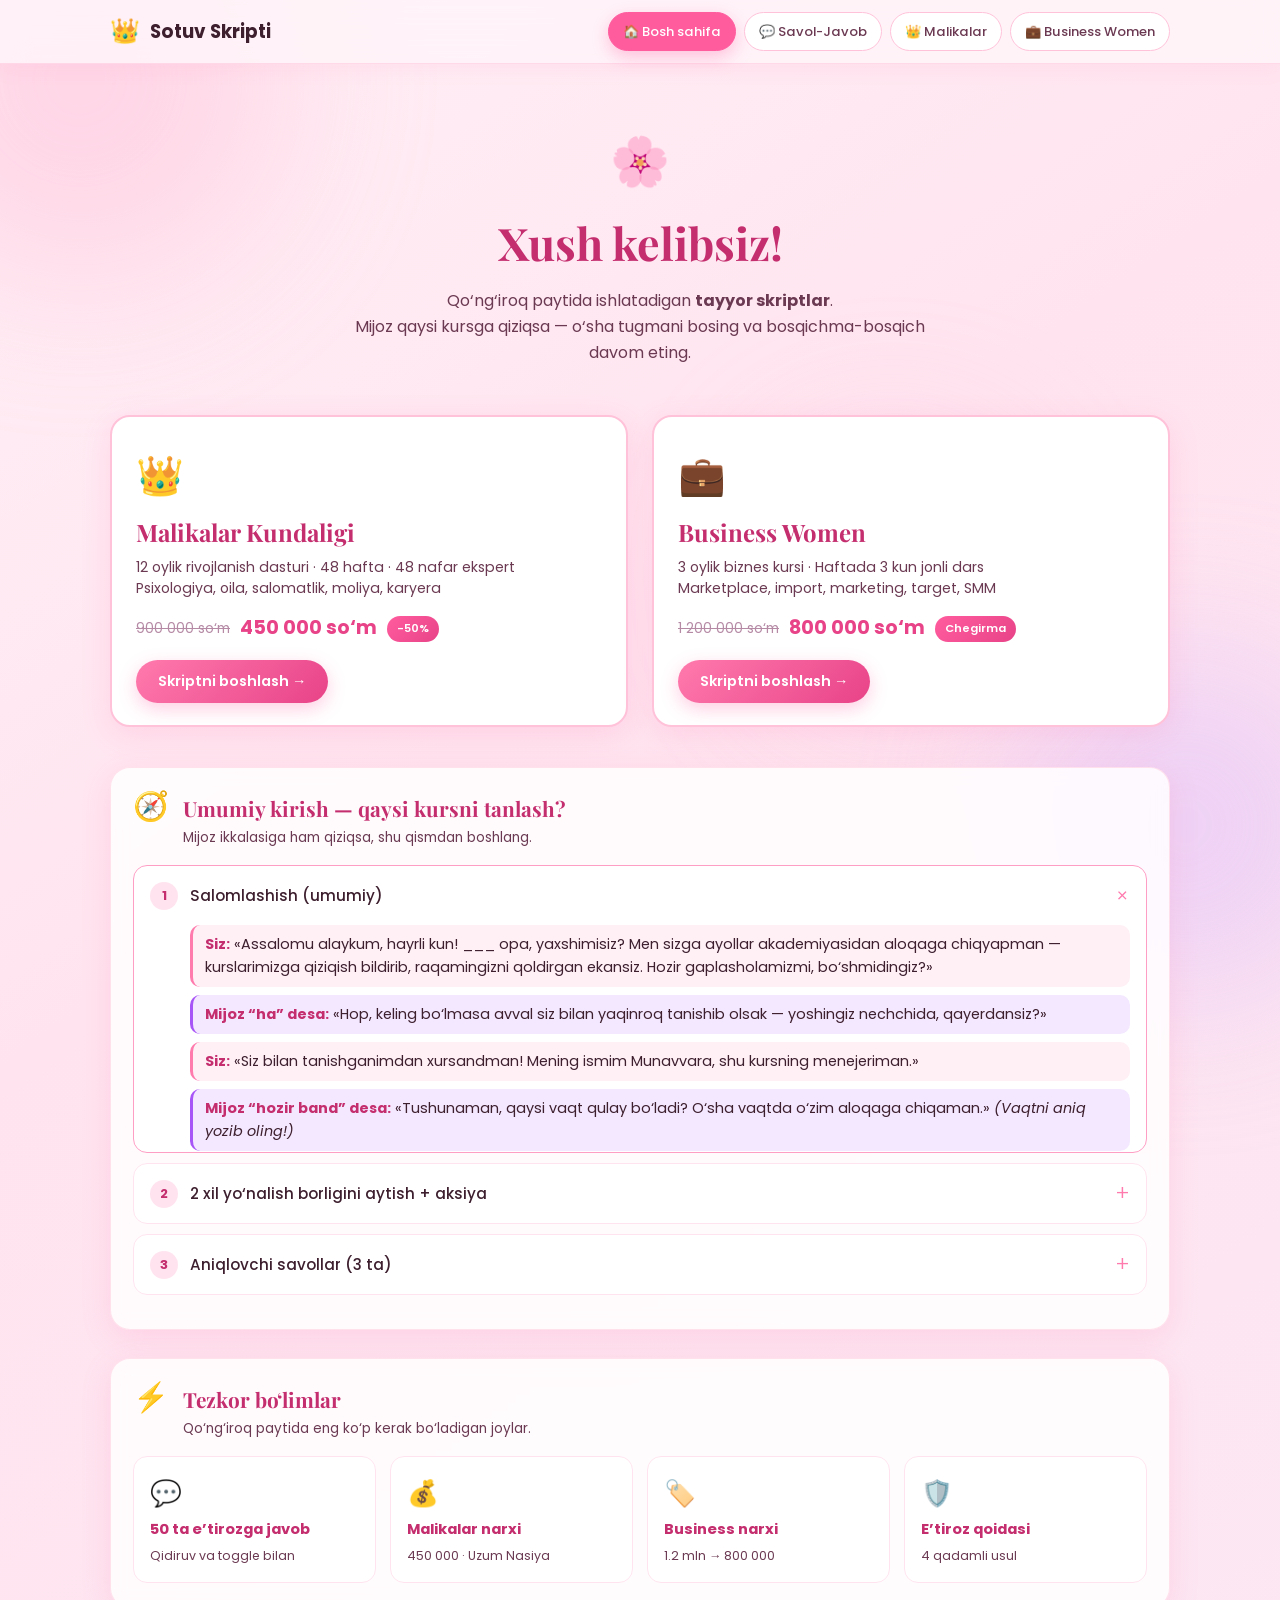
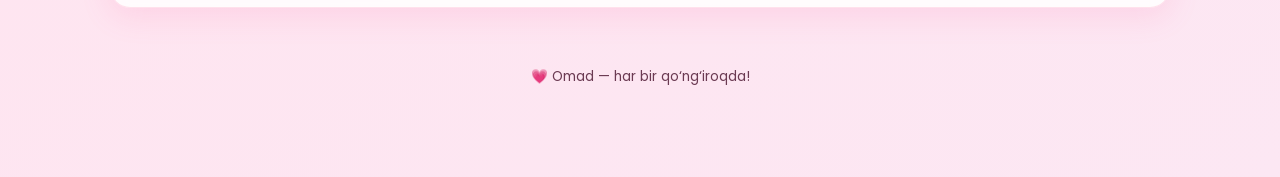
<file: index.html>
<!DOCTYPE html>
<html lang="uz">
<head>
<meta charset="UTF-8">
<meta name="viewport" content="width=device-width, initial-scale=1.0">
<title>Biznes Women & Malikalar Kundaligi — Sotuv Skripti</title>
<link rel="preconnect" href="https://fonts.googleapis.com">
<link rel="preconnect" href="https://fonts.gstatic.com" crossorigin>
<link href="https://fonts.googleapis.com/css2?family=Poppins:wght@300;400;500;600;700&family=Playfair+Display:wght@600;700&display=swap" rel="stylesheet">
<link rel="stylesheet" href="style.css">
</head>
<body>

<!-- ===== Orqa fondagi yumshoq doiralar ===== -->
<div class="blob b1"></div>
<div class="blob b2"></div>
<div class="blob b3"></div>

<!-- ===== YUQORI NAVBAR ===== -->
<header class="topbar">
  <div class="topbar-inner">
    <a href="index.html" class="brand">
      <span class="brand-icon">👑</span>
      <span class="brand-text">Sotuv Skripti</span>
    </a>
    <nav class="quicknav">
      <a href="index.html" class="qbtn active">🏠 Bosh sahifa</a>
      <a href="savol-javob.html" class="qbtn">💬 Savol-Javob</a>
      <a href="malikalar.html" class="qbtn">👑 Malikalar</a>
      <a href="business.html" class="qbtn">💼 Business Women</a>
    </nav>
  </div>
</header>

<main class="wrap">

  <!-- ===== HERO ===== -->
  <section class="hero">
    <div class="hero-emoji">🌸</div>
    <h1>Xush kelibsiz!</h1>
    <p class="hero-sub">
      Qo‘ng‘iroq paytida ishlatadigan <b>tayyor skriptlar</b>.<br>
      Mijoz qaysi kursga qiziqsa — o‘sha tugmani bosing va bosqichma-bosqich davom eting.
    </p>
  </section>

  <!-- ===== 2 TA KATTA TUGMA ===== -->
  <section class="course-grid">

    <a href="malikalar.html" class="course-card mc-malikalar">
      <div class="cc-glow"></div>
      <div class="cc-emoji">👑</div>
      <h2>Malikalar Kundaligi</h2>
      <p class="cc-desc">
        12 oylik rivojlanish dasturi · 48 hafta · 48 nafar ekspert<br>
        Psixologiya, oila, salomatlik, moliya, karyera
      </p>
      <div class="cc-price">
        <span class="old">900 000 so‘m</span>
        <span class="new">450 000 so‘m</span>
        <span class="badge">-50%</span>
      </div>
      <span class="cc-btn">Skriptni boshlash →</span>
    </a>

    <a href="business.html" class="course-card mc-business">
      <div class="cc-glow"></div>
      <div class="cc-emoji">💼</div>
      <h2>Business Women</h2>
      <p class="cc-desc">
        3 oylik biznes kursi · Haftada 3 kun jonli dars<br>
        Marketplace, import, marketing, target, SMM
      </p>
      <div class="cc-price">
        <span class="old">1 200 000 so‘m</span>
        <span class="new">800 000 so‘m</span>
        <span class="badge">Chegirma</span>
      </div>
      <span class="cc-btn">Skriptni boshlash →</span>
    </a>

  </section>

  <!-- ===== UMUMIY KIRISH / ANIQLOVCHI SAVOLLAR ===== -->
  <section class="panel">
    <div class="panel-head">
      <span class="panel-ico">🧭</span>
      <div>
        <h2>Umumiy kirish — qaysi kursni tanlash?</h2>
        <p class="panel-sub">Mijoz ikkalasiga ham qiziqsa, shu qismdan boshlang.</p>
      </div>
    </div>

    <div class="acc open">
      <button class="acc-head">
        <span class="acc-num">1</span>
        <span class="acc-q">Salomlashish (umumiy)</span>
        <span class="acc-icon">+</span>
      </button>
      <div class="acc-body"><div class="acc-body-inner">
        <div class="line me"><b>Siz:</b> «Assalomu alaykum, hayrli kun! ___ opa, yaxshimisiz? Men sizga ayollar akademiyasidan aloqaga chiqyapman — kurslarimizga qiziqish bildirib, raqamingizni qoldirgan ekansiz. Hozir gaplasholamizmi, bo‘shmidingiz?»</div>
        <div class="line them"><b>Mijoz “ha” desa:</b> «Hop, keling bo‘lmasa avval siz bilan yaqinroq tanishib olsak — yoshingiz nechchida, qayerdansiz?»</div>
        <div class="line me"><b>Siz:</b> «Siz bilan tanishganimdan xursandman! Mening ismim Munavvara, shu kursning menejeriman.»</div>
        <div class="line them"><b>Mijoz “hozir band” desa:</b> «Tushunaman, qaysi vaqt qulay bo‘ladi? O‘sha vaqtda o‘zim aloqaga chiqaman.» <i>(Vaqtni aniq yozib oling!)</i></div>
      </div></div>
    </div>

    <div class="acc">
      <button class="acc-head">
        <span class="acc-num">2</span>
        <span class="acc-q">2 xil yo‘nalish borligini aytish + aksiya</span>
        <span class="acc-icon">+</span>
      </button>
      <div class="acc-body"><div class="acc-body-inner">
        <div class="line me"><b>Siz:</b> «___ opa, bizda 2 xil yo‘nalishda katta kurs bor. Hozirda bizda aksiya ketvotti — <b>1 ta to‘lov orqali 2 ta kursniyam qo‘lga kirita olasiz!</b> Hop desangiz, sizga bulardan qaysi biri to‘g‘ri kelishini aniqlab olish uchun 1–2 ta savol beraman, keyin suhbatimizni davom ettiramiz, bo‘ladimi?»</div>
      </div></div>
    </div>

    <div class="acc">
      <button class="acc-head">
        <span class="acc-num">3</span>
        <span class="acc-q">Aniqlovchi savollar (3 ta)</span>
        <span class="acc-icon">+</span>
      </button>
      <div class="acc-body"><div class="acc-body-inner">
        <p class="q-item"><b>1.</b> Hozir siz uchun qaysi biri muhimroq: <b>daromadingizni oshirish, biznes boshlashmi</b> yoki <b>o‘zingizni rivojlantirish, oilaviy munosabatlarni yaxshilashmi?</b></p>
        <p class="q-item"><b>2.</b> Hozirgi kunda nima ish qilasiz, asosiy daromadingiz qayerdan?</p>
        <p class="q-item"><b>3.</b> Agar sizda o‘zingiz uchun yangi bilim olish imkoniyati bo‘lsa, qaysi yo‘nalish sizni ko‘proq qiziqtiradi: <b>biznes, savdo, moliyaviy mustaqillikmi</b> yoki <b>psixologiya, oila va shaxsiy rivojlanishmi?</b></p>
        <div class="note">
          <b>Natija:</b><br>
          • <b>Biznes / savdo / daromad</b> → <a href="business.html">Business Women</a><br>
          • <b>Psixologiya / oila / o‘zini rivojlantirish</b> → <a href="malikalar.html">Malikalar Kundaligi</a><br>
          • Oxirida <b>2-kursni bonus</b> sifatida qo‘shib berasiz!
        </div>
      </div></div>
    </div>
  </section>

  <!-- ===== TEZKOR HAVOLALAR ===== -->
  <section class="panel">
    <div class="panel-head">
      <span class="panel-ico">⚡</span>
      <div>
        <h2>Tezkor bo‘limlar</h2>
        <p class="panel-sub">Qo‘ng‘iroq paytida eng ko‘p kerak bo‘ladigan joylar.</p>
      </div>
    </div>
    <div class="quick-grid">
      <a href="savol-javob.html" class="quick-card">
        <span class="qc-ico">💬</span>
        <b>50 ta e’tirozga javob</b>
        <small>Qidiruv va toggle bilan</small>
      </a>
      <a href="malikalar.html#narx" class="quick-card">
        <span class="qc-ico">💰</span>
        <b>Malikalar narxi</b>
        <small>450 000 · Uzum Nasiya</small>
      </a>
      <a href="business.html#narx" class="quick-card">
        <span class="qc-ico">🏷️</span>
        <b>Business narxi</b>
        <small>1.2 mln → 800 000</small>
      </a>
      <a href="business.html#etiroz" class="quick-card">
        <span class="qc-ico">🛡️</span>
        <b>E’tiroz qoidasi</b>
        <small>4 qadamli usul</small>
      </a>
    </div>
  </section>

  <footer class="foot">
    <p>💗 Omad — har bir qo‘ng‘iroqda!</p>
  </footer>

</main>

<script src="script.js"></script>
</body>
  </html>
</file>
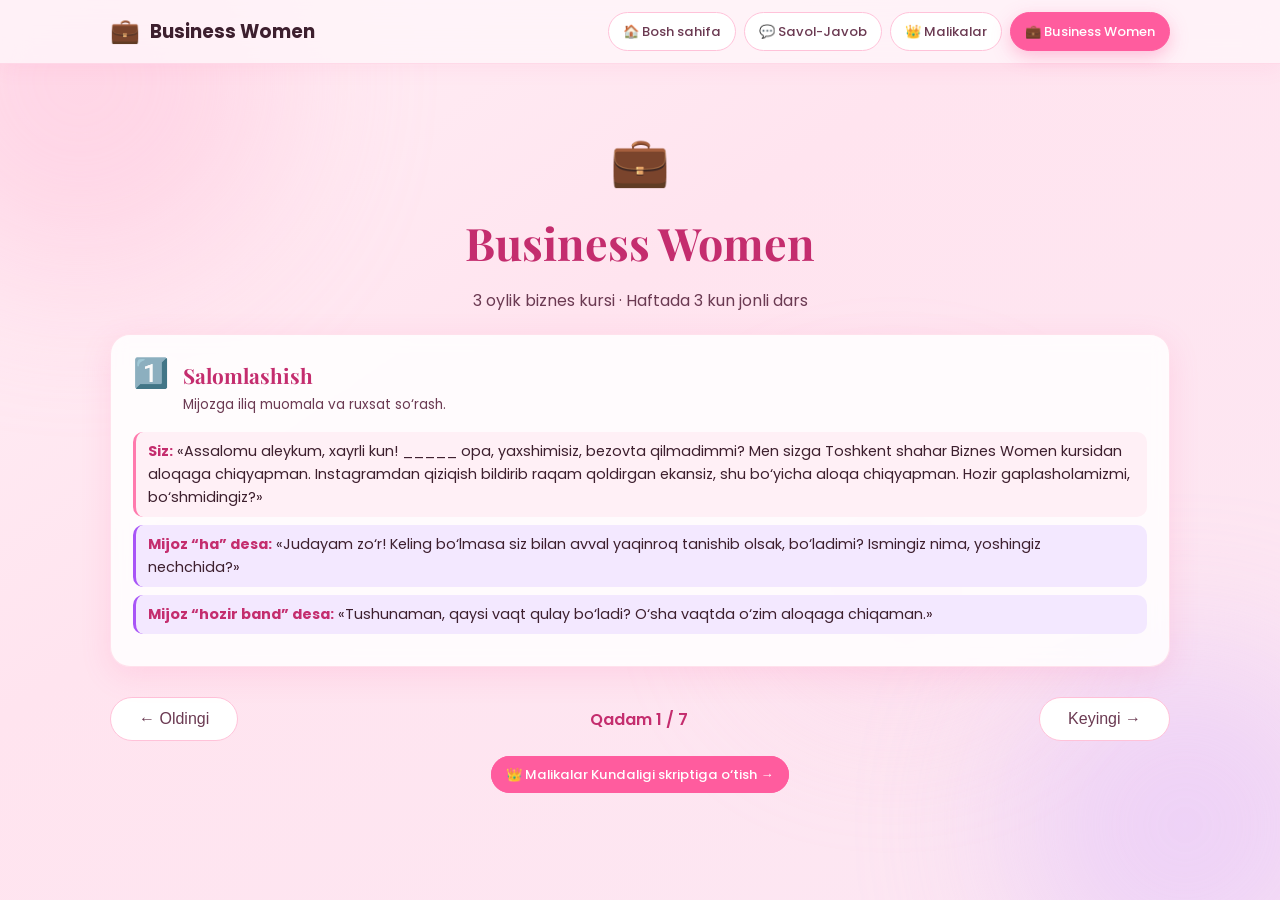
<file: business.html>
<!DOCTYPE html>
<html lang="uz">
<head>
<meta charset="UTF-8">
<meta name="viewport" content="width=device-width, initial-scale=1.0">
<title>Business Women — Sotuv Skripti</title>
<link rel="preconnect" href="https://fonts.googleapis.com">
<link rel="preconnect" href="https://fonts.gstatic.com" crossorigin>
<link href="https://fonts.googleapis.com/css2?family=Poppins:wght@300;400;500;600;700&family=Playfair+Display:wght@600;700&display=swap" rel="stylesheet">
<link rel="stylesheet" href="style.css">
</head>
<body>

<div class="blob b1"></div>
<div class="blob b2"></div>
<div class="blob b3"></div>

<header class="topbar">
  <div class="topbar-inner">
    <a href="index.html" class="brand">
      <span class="brand-icon">💼</span>
      <span class="brand-text">Business Women</span>
    </a>
    <nav class="quicknav">
      <a href="index.html" class="qbtn">🏠 Bosh sahifa</a>
      <a href="savol-javob.html" class="qbtn">💬 Savol-Javob</a>
      <a href="malikalar.html" class="qbtn">👑 Malikalar</a>
      <a href="business.html" class="qbtn active">💼 Business Women</a>
    </nav>
  </div>
</header>

<main class="wrap">

  <section class="hero">
    <div class="hero-emoji">💼</div>
    <h1>Business Women</h1>
    <p class="hero-sub">3 oylik biznes kursi · Haftada 3 kun jonli dars</p>
  </section>

  <!-- STEP 1 -->
  <div class="step-section">
    <div class="panel">
      <div class="panel-head">
        <span class="panel-ico">1️⃣</span>
        <div>
          <h2>Salomlashish</h2>
          <p class="panel-sub">Mijozga iliq muomala va ruxsat so‘rash.</p>
        </div>
      </div>
      <div class="line me"><b>Siz:</b> «Assalomu aleykum, xayrli kun! _____ opa, yaxshimisiz, bezovta qilmadimmi? Men sizga Toshkent shahar Biznes Women kursidan aloqaga chiqyapman. Instagramdan qiziqish bildirib raqam qoldirgan ekansiz, shu bo‘yicha aloqa chiqyapman. Hozir gaplasholamizmi, bo‘shmidingiz?»</div>
      <div class="line them"><b>Mijoz “ha” desa:</b> «Judayam zo‘r! Keling bo‘lmasa siz bilan avval yaqinroq tanishib olsak, bo‘ladimi? Ismingiz nima, yoshingiz nechchida?»</div>
      <div class="line them"><b>Mijoz “hozir band” desa:</b> «Tushunaman, qaysi vaqt qulay bo‘ladi? O‘sha vaqtda o‘zim aloqaga chiqaman.»</div>
    </div>
  </div>

  <!-- STEP 2 -->
  <div class="step-section" style="display:none;">
    <div class="panel">
      <div class="panel-head">
        <span class="panel-ico">2️⃣</span>
        <div>
          <h2>Tanishuv va maqsadni aytish</h2>
          <p class="panel-sub">O‘zingizni tanishtiring va savol berishga ruxsat so‘rang.</p>
        </div>
      </div>
      <div class="line me"><b>Siz:</b> «Aha, siz bilan tanishganimdan hursandman! Mening ismim Munavvaraxon, shu loyihani menejeriman. __________opa, sizga kurs haqida ma’lumot berishdan oldin, kursimiz sizga to‘g‘ri keladimi yo‘qmi aniqlash uchun bir necha savollar beraman. Chunki maqsadim sizga kurs sotish emas, bizga ham loyihamiz haqida ijobiy fikrlar kerak. Kursni sizga kerak deb topsam, foydasi tegishini ko‘rsam, yordam bersa, sizga taklif qilaman, narxlari bilan ham tanishtiraman. Keyin savollaringiz bo‘lsa, oxirida berasiz, bo‘ladimi?»</div>
    </div>
  </div>

  <!-- STEP 3 -->
  <div class="step-section" style="display:none;">
    <div class="panel">
      <div class="panel-head">
        <span class="panel-ico">3️⃣</span>
        <div>
          <h2>Ehtiyojni aniqlash — 6 ta savol</h2>
          <p class="panel-sub">Har bir savoldan keyin to‘xtang va tinglang.</p>
        </div>
      </div>
      <p class="q-item"><b>1.</b> Hozirgi kunda nima ish qilasiz? Asosiy daromadingiz qayerdan?</p>
      <p class="q-item"><b>2.</b> Hozirgi daromadingizga erishish uchun nimalar qilgansiz?</p>
      <p class="q-item"><b>3.</b> Agar kursimizda o‘qib, 2–3 oydan keyin men bilan yana qayta gaplashsangiz, men sizga shu kursni tavsiya qilganim uchun menga “Rahmat” deyishingiz uchun siz oyiga qancha pul topayotgan bo‘lishingiz kerak? (Aniq summa aytishi shart)</p>
      <p class="q-item"><b>4.</b> Hozirgi ko‘zlagan maqsadlaringizga qancha muddatda erishmoqchisiz? (necha oy, necha yil)</p>
      <p class="q-item"><b>5.</b> Shu daromadga erishganingizdan keyin nimalar qilmoqchisiz? (uy, mashina, sayohat……)</p>
      <p class="q-item"><b>6.</b> Endi menga 1 dan 10 gacha baholab bering, hozir o‘zingiz etvotgan narsalarga erishish uchun qanchalik tayyorsiz? (1–6 gacha bo‘lsa, unga kurs kerakmas, to‘g‘ri kelmaydi; 7–10 bo‘lsa, ma’lumot beramiz)</p>
      <div class="note"><b>Muhim:</b> 3-savolda summa aytilmasa yoki “bilmayman” desa, kursni taklif qilishga shoshilmang. Avval maqsadini aniqlashtirishga yordam bering.</div>
    </div>
  </div>

  <!-- STEP 4 -->
  <div class="step-section" style="display:none;">
    <div class="panel">
      <div class="panel-head">
        <span class="panel-ico">4️⃣</span>
        <div>
          <h2>Kurs bilan tanishtirish</h2>
          <p class="panel-sub">Faqat mijozga tegishli yo‘nalishlarni ayting.</p>
        </div>
      </div>
      <div class="line me"><b>Siz:</b> «Aynan mana shu maqsadlaringizga (o‘zi etgan maqsadlari nomma-nom etiladi) erishishingiz uchun 100% sizni aniq natijaga olib chiqadigan kurs menda bor. Xohlaysizmi, men sizga hozir kursimiz haqida to‘liq ma’lumot beraman?»</div>
      <div class="line them"><b>Mijoz “ha” desa:</b></div>
      <div class="line me">• <b>Noldan biznes boshlash:</b> «Marketplace’lar bor, bilsangiz: Uzum Market, Wildberries. Kursda aynan shunday platformada do‘kon ochish, sotuvchi bo‘lib kirish, to‘g‘ri strategiya orqali savdoni oshirish o‘rgatiladi. Savdodan tashqari menejer bo‘lib ham daromad qilish mumkin.»</div>
      <div class="line me">• <b>Tovar importi:</b> «Mahsulotni arzon narxda olish uchun Xitoy, Turkiya, Amerika kabi davlatlardan tovar importi o‘rgatiladi. Xitoyda narxlar arzon va assortiment ko‘p, qimmat turadigan tovarlarni u yerdan sifatli va arzon narxda topish mumkin. Hozir Uzum Marketda ham ko‘p sotuvchilar Xitoy tovari bilan ishlaydi.»</div>
      <div class="line me">• <b>Marketing va SMM:</b> «Instagram va Telegram orqali o‘z brendingizni tanitish, ijtimoiy tarmoqlarda tanilish o‘rgatiladi.»</div>
      <div class="line me">• <b>Target:</b> «Reklama yoqish orqali doimiy mijozlar oqimini yaratishni amaliy bilimlar bilan o‘rganasiz.»</div>
      <div class="line me"><b>Siz:</b> «Bu yo‘nalishlarimiz sizga ma’qul bo‘ladimi?»</div>
    </div>
  </div>

  <!-- STEP 5 -->
  <div class="step-section" style="display:none;">
    <div class="panel">
      <div class="panel-head">
        <span class="panel-ico">5️⃣</span>
        <div>
          <h2>Dars formati</h2>
          <p class="panel-sub">Online, yopiq Telegram kanal, jonli efir.</p>
        </div>
      </div>
      <div class="line me"><b>Siz:</b> «Judayam zo‘r! Darslarimiz online tarzda yopiq Telegram kanalimizda bo‘ladi. Online o‘qish qulaymi sizga? Darslar davomiyligi 3 oy. Haftada 3 kun dars: dushanba, chorshanba, juma kunlari 21:00 da jonli efirda o‘tib boriladi. Vaqtlari sizga qulaymi?»</div>
      <div class="line them"><b>Mijoz “ha” desa:</b> «Darslar doimiy zapis qilib kanalga joylanadi, qayta ko‘rib bemalol bilimlaringizni oshirib borasiz. 3 oy davomida 10 dan oshiq ekspert ustozlarimizdan professional ta’lim olib borasiz va darsni ko‘rib tushunmay qolgan joylaringizda savollaringizga javob olishingiz uchun sizga kurator ham biriktiriladi, ulardan yordam so‘rab o‘rganasiz. Bu sizga ma’qul bo‘ladimi?»</div>
    </div>
  </div>

  <!-- STEP 6 -->
  <div class="step-section" style="display:none;">
    <div class="panel" id="narx">
      <div class="panel-head">
        <span class="panel-ico">6️⃣</span>
        <div>
          <h2>Narxni to‘g‘ri berish</h2>
          <p class="panel-sub">1-talkif, 2-talkif, bo‘lib to‘lash.</p>
        </div>
      </div>
      <div class="line me"><b>1-talkif:</b> «Bu 3 oylik kursimiz narxi 1.200.000 so‘m. <i>(To‘xtang! Mijoz bu narxni o‘ylasin.)</i> Lekin tez qaror qabul qilib hoziroq boshlasangiz, sizga taklif bera olaman. Aynan tez qaror qabul qilib, tez natija olgan o‘quvchilarimiz ko‘p bo‘lgan. Shu yarim soat ichida o‘zingiz uchun qaror qabul qila oladigan bo‘lsangiz, men sizga kurs narxini 800.000 qilib beraman.»</div>
      <div class="line me"><b>2-talkif:</b> <i>(Agar “Voooy buncha qimmat, buncha pul yo‘q” desa)</i> «Sizning qo‘lingizda oyiga o‘zingiz etvotgan daromadga olib chiqadigan, aniq natija beradigan kurs bo‘lganda, ya’ni shu kurs siziki bo‘lganda menga necha pulga sotgan bo‘lardingiz?»</div>
      <div class="line them"><b>Agar past narx aytsa:</b> «Siz hali buncha daromad topishga tayyor emassiz, men sizga kurs sotolmayman.»</div>
      <div class="line them"><b>Agar 600.000–700.000 desa:</b> «Shunaqa narx qilib beramiz.»</div>
      <div class="line me"><b>Agar “yo‘q, birdan qilolmayman” desa:</b> «3 oyga 266.000 dan bo‘lib to‘lab berishingiz mumkin! Bunga ko‘ra Uzum siz to‘lashingiz kerak bo‘lgan summani bizga birdan to‘lov qilib beradi, siz uni Uzumga oyma-oy bo‘lib qaytarib berasiz. 800.000 ni o‘zi bo‘ladi, eng muhimi hozir darslarni boshlayverasiz, to‘lovingiz keyingi oydan boshlanadi. Avval Uzumdan foydalanganmisiz, yoki xabaringiz bormi?»</div>
      <div class="line me"><b>3 oy qimmat bo‘lsa:</b> «6 oyga 172.000 dan 1.032.000, 12 oyga 96.000 dan 1.152.000 bo‘ladi.»</div>
      <div class="line me"><b>Uzum yo‘q bo‘lsa:</b> «800.000 so‘mlik taklifim o‘z kuchida qolishi uchun hozir qancha to‘lab bera olasiz, qolgani qachon bo‘ladi? Narxlarimiz sizga ma’qul kelgan bo‘lsa, avval sizni kanalimiz bilan tanishtirvolaman, o‘zingiz ko‘rib to‘liq ishonch hosil qilganingizdan keyin menga to‘lovni amalga oshirib berasiz!»</div>
    </div>
  </div>

  <!-- STEP 7 -->
  <div class="step-section" style="display:none;">
    <div class="panel">
      <div class="panel-head">
        <span class="panel-ico">7️⃣</span>
        <div>
          <h2>Yakunlash</h2>
          <p class="panel-sub">Qarorga olib kelish va keyingi qadam.</p>
        </div>
      </div>
      <div class="line me"><b>Siz:</b> «Qaror qildingizmi, boshlaymizmi? To‘lovni karta orqali qilasizmi yoki boshqa usulda? Darslarni qaysi kundan boshlashni xohlaysiz?»</div>
      <div class="line them"><b>Mijoz “o‘ylab ko‘raman” desa:</b> «Qaysi qism sizni shubhaga solyapti: narxmi, vaqtmi yoki kursning mazmunimi?» <i>(Haqiqiy sabab ko‘pincha shu bo‘ladi.)</i></div>
      <div class="line me"><b>Siz:</b> «Ertaga soat 15:00 da aloqaga chiqsam bo‘ladimi?»</div>
    </div>
  </div>

  <!-- NAVIGATION -->
  <div class="step-nav" style="display:flex; justify-content:space-between; align-items:center; margin-top:30px; gap:12px;">
    <button id="btnPrev" class="qbtn" style="font-size:1rem; padding:12px 28px;">← Oldingi</button>
    <span id="stepLabel" style="font-weight:600; color:var(--pink-700);"></span>
    <button id="btnNext" class="qbtn" style="font-size:1rem; padding:12px 28px;">Keyingi →</button>
  </div>

  <div style="text-align:center; margin-top:20px;">
    <a href="malikalar.html" class="qbtn" style="background:var(--pink-500); color:#fff; border-color:var(--pink-500);">👑 Malikalar Kundaligi skriptiga o‘tish →</a>
  </div>

</main>

<script src="script.js"></script>
</body>
</html>
</file>
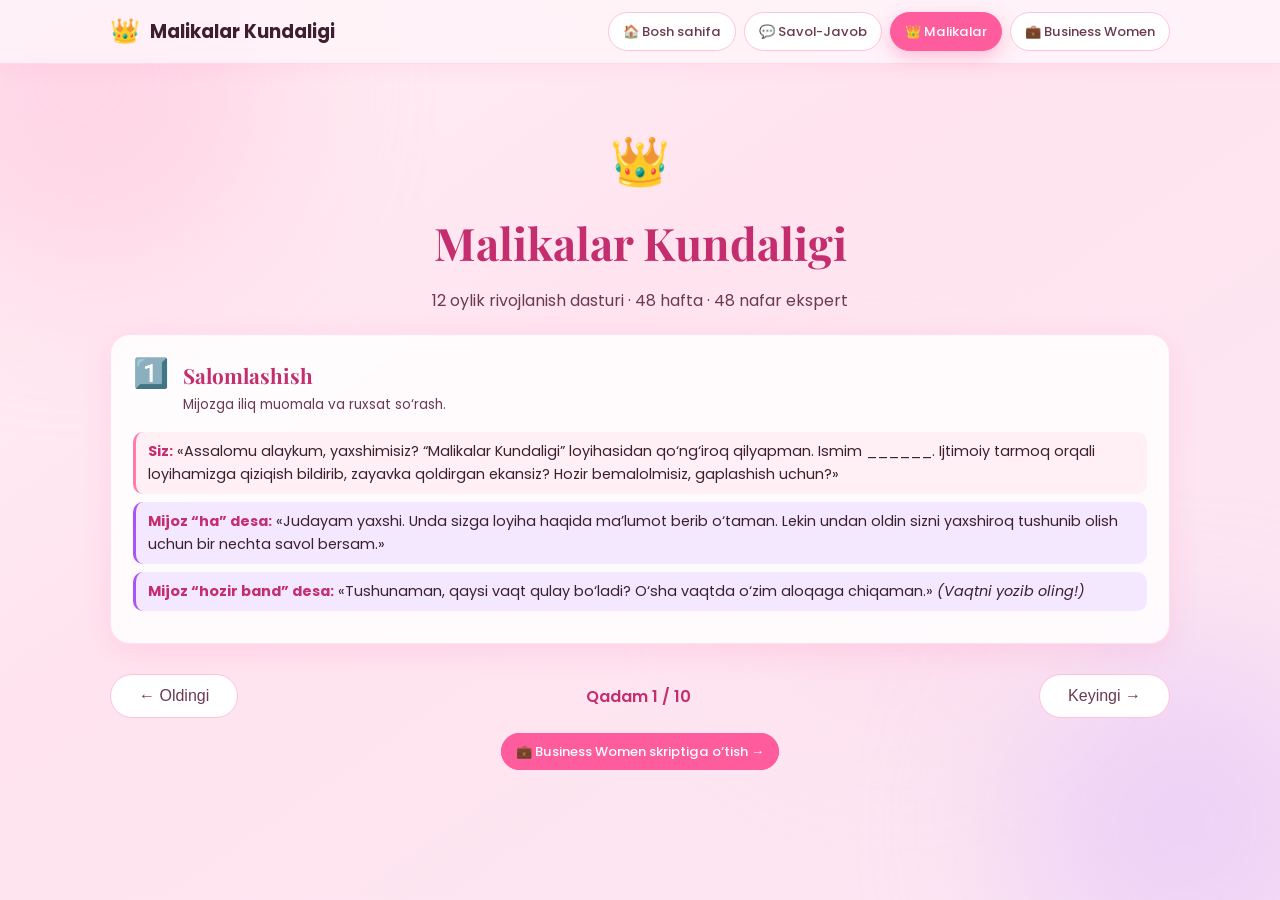
<file: malikalar.html>
<!DOCTYPE html>
<html lang="uz">
<head>
<meta charset="UTF-8">
<meta name="viewport" content="width=device-width, initial-scale=1.0">
<title>Malikalar Kundaligi — Sotuv Skripti</title>
<link rel="preconnect" href="https://fonts.googleapis.com">
<link rel="preconnect" href="https://fonts.gstatic.com" crossorigin>
<link href="https://fonts.googleapis.com/css2?family=Poppins:wght@300;400;500;600;700&family=Playfair+Display:wght@600;700&display=swap" rel="stylesheet">
<link rel="stylesheet" href="style.css">
</head>
<body>

<div class="blob b1"></div>
<div class="blob b2"></div>
<div class="blob b3"></div>

<header class="topbar">
  <div class="topbar-inner">
    <a href="index.html" class="brand">
      <span class="brand-icon">👑</span>
      <span class="brand-text">Malikalar Kundaligi</span>
    </a>
    <nav class="quicknav">
      <a href="index.html" class="qbtn">🏠 Bosh sahifa</a>
      <a href="savol-javob.html" class="qbtn">💬 Savol-Javob</a>
      <a href="malikalar.html" class="qbtn active">👑 Malikalar</a>
      <a href="business.html" class="qbtn">💼 Business Women</a>
    </nav>
  </div>
</header>

<main class="wrap">

  <section class="hero">
    <div class="hero-emoji">👑</div>
    <h1>Malikalar Kundaligi</h1>
    <p class="hero-sub">12 oylik rivojlanish dasturi · 48 hafta · 48 nafar ekspert</p>
  </section>

  <!-- STEP 1 -->
  <div class="step-section">
    <div class="panel">
      <div class="panel-head">
        <span class="panel-ico">1️⃣</span>
        <div>
          <h2>Salomlashish</h2>
          <p class="panel-sub">Mijozga iliq muomala va ruxsat so‘rash.</p>
        </div>
      </div>
      <div class="line me"><b>Siz:</b> «Assalomu alaykum, yaxshimisiz? “Malikalar Kundaligi” loyihasidan qo‘ng‘iroq qilyapman. Ismim ______. Ijtimoiy tarmoq orqali loyihamizga qiziqish bildirib, zayavka qoldirgan ekansiz? Hozir bemalolmisiz, gaplashish uchun?»</div>
      <div class="line them"><b>Mijoz “ha” desa:</b> «Judayam yaxshi. Unda sizga loyiha haqida ma’lumot berib o‘taman. Lekin undan oldin sizni yaxshiroq tushunib olish uchun bir nechta savol bersam.»</div>
      <div class="line them"><b>Mijoz “hozir band” desa:</b> «Tushunaman, qaysi vaqt qulay bo‘ladi? O‘sha vaqtda o‘zim aloqaga chiqaman.» <i>(Vaqtni yozib oling!)</i></div>
    </div>
  </div>

  <!-- STEP 2 -->
  <div class="step-section" style="display:none;">
    <div class="panel">
      <div class="panel-head">
        <span class="panel-ico">2️⃣</span>
        <div>
          <h2>Ehtiyojni aniqlash</h2>
          <p class="panel-sub">Mijozning qiziqishini aniqlang.</p>
        </div>
      </div>
      <div class="line me"><b>Siz:</b> «Bilsam bo‘ladimi, “Malikalar Kundaligi”ga qiziqish bildirishingizga nima sabab bo‘ldi? Ko‘proq qaysi yo‘nalish sizni qiziqtiryapti: oila va munosabatlar, shaxsiy rivojlanish, sog‘liq, moliya yoki karyera?»</div>
      <div class="line them"><b>Mijoz javob beradi.</b></div>
      <div class="line me"><b>Siz:</b> «Juda yaxshi. Unda sizga loyihamiz haqida batafsil ma’lumot berib o‘taman.»</div>
    </div>
  </div>

  <!-- STEP 3 -->
  <div class="step-section" style="display:none;">
    <div class="panel">
      <div class="panel-head">
        <span class="panel-ico">3️⃣</span>
        <div>
          <h2>Loyiha haqida</h2>
          <p class="panel-sub">Malikalar Kundaligi nima ekanligini tushuntiring.</p>
        </div>
      </div>
      <div class="line me"><b>Siz:</b> «“Malikalar Kundaligi” — 12 oy davom etadigan rivojlanish dasturi. Loyiha 48 haftadan iborat bo‘lib, har hafta o‘z yo‘nalishida kuchli ekspert dars beradi. Maqsadimiz — ayollarni hayotining turli yo‘nalishlarida har tomonlama rivojlantirish.»</div>
      <div class="line me"><b>Siz:</b> «Loyihada: Ayollar psixologiyasi, o‘zini anglash va o‘ziga baho, er-xotin va oilaviy munosabatlar, farzand tarbiyasi, ayollar salomatligi, go‘zallik va parvarish, moliyaviy savodxonlik, karyera va shaxsiy brend, maqsad, vaqt va intizom kabi 48 xil yo‘nalish qamrab olinadi.»</div>
      <div class="line me"><b>Siz:</b> «Har hafta: 2 ta asosiy dars + 1 ta jonli savol-javob bo‘lib o‘tadi. Bundan tashqari, 6 kun davomida amaliy topshiriqlar beriladi. Ya’ni siz shunchaki darsni ko‘rib qo‘ymaysiz, o‘rgangan bilimlaringizni amalda qo‘llab borasiz. Topshiriqlarni bajarishda kuratorlar sizga yordam beradi.»</div>
    </div>
  </div>

  <!-- STEP 4 -->
  <div class="step-section" style="display:none;">
    <div class="panel">
      <div class="panel-head">
        <span class="panel-ico">4️⃣</span>
        <div>
          <h2>“Malikalar Kundaligi” bonusi</h2>
          <p class="panel-sub">Maxsus kundalik haqida gapiring.</p>
        </div>
      </div>
      <div class="line me"><b>Siz:</b> «Loyihaning eng katta bonuslaridan biri — “Malikalar Kundaligi”ning o‘zi. Bu oddiy daftar emas. Darslarda olgan bilimlaringizni yozib borasiz, berilgan topshiriqlarni bajarasiz va yil davomida o‘zgarishlaringizni kuzatib borasiz. Kundalikni O‘zbekiston bo‘ylab bepul yetkazib beramiz.»</div>
    </div>
  </div>

  <!-- STEP 5 -->
  <div class="step-section" style="display:none;">
    <div class="panel">
      <div class="panel-head">
        <span class="panel-ico">5️⃣</span>
        <div>
          <h2>Loyihadan nima olasiz?</h2>
          <p class="panel-sub">Foydalarni sanab o‘ting.</p>
        </div>
      </div>
      <div class="line me"><b>Siz:</b> «Ushbu loyiha orqali siz: o‘zingizni yaxshiroq anglash va o‘ziga bo‘lgan ishonch ustida ishlashni, hissiyotlarni boshqarish va stress bilan ishlashni, sog‘lom munosabatlar qurishni, er-xotin munosabatlarini yaxshilash bo‘yicha bilimlarni, farzand tarbiyasi bo‘yicha kerakli bilimlarni, sog‘liq va go‘zallik bo‘yicha foydali bilimlarni, pulni boshqarish va moliyaviy savodxonlikni, karyera va shaxsiy rivojlanish bo‘yicha yangi yo‘nalishlarni, maqsad qo‘yish, vaqtni boshqarish va intizomni bosqichma-bosqich o‘rganib borasiz.»</div>
    </div>
  </div>

  <!-- STEP 6 -->
  <div class="step-section" style="display:none;">
    <div class="panel">
      <div class="panel-head">
        <span class="panel-ico">6️⃣</span>
        <div>
          <h2>Spikerlar</h2>
          <p class="panel-sub">Ekspertlarni tanishtiring.</p>
        </div>
      </div>
      <div class="line me"><b>Siz:</b> «Endi sizga loyihamizdagi ekspertlardan ayrimlarini ham tanishtirib o‘tsam. Bizda: Shoira Isakova, Fotima Iskandarova, Muxlisa Nurmatova, Dildora Jumanova, Dilfuza Abdurashid qizi kabi ekspertlar loyihamizda ishtirok etmoqda. Yil davomida jami 48 nafar ekspert o‘z yo‘nalishi bo‘yicha darslar olib boradi. Ularning ichida siz kuzatib boradigan yoki taniydigan ekspertlar bormi?»</div>
    </div>
  </div>

  <!-- STEP 7 -->
  <div class="step-section" style="display:none;">
    <div class="panel" id="narx">
      <div class="panel-head">
        <span class="panel-ico">7️⃣</span>
        <div>
          <h2>Narx va maxsus taklif</h2>
          <p class="panel-sub">Narxni ishonch bilan aytib, to‘xtang.</p>
        </div>
      </div>
      <div class="line me"><b>Siz:</b> «Opa, loyihamiz sizga ma’qul kelgan bo‘lsa, endi narxi va hozirgi maxsus taklifimiz haqida aytib o‘tsam. Kursning to‘liq narxi 900 000 so‘m. Lekin bugunning o’zida a’zo bo’lsangiz siz uchun 50% chegirma mavjud. Shu sababli hozir 450 000 so‘mga: 12 oylik kurs, 48 haftalik darslar, jonli savol-javoblar, amaliy topshiriqlar, kurator yordami, “Malikalar Kundaligi” — hammasiga ega bo‘lishingiz mumkin.»</div>
      <div class="line them"><b>Mijozni kuting.</b> <i>Javobini eshiting, gapni to‘ldirmang.</i></div>
    </div>
  </div>

  <!-- STEP 8 -->
  <div class="step-section" style="display:none;">
    <div class="panel">
      <div class="panel-head">
        <span class="panel-ico">8️⃣</span>
        <div>
          <h2>Bo‘lib to‘lash</h2>
          <p class="panel-sub">Uzum Nasiya haqida gapiring.</p>
        </div>
      </div>
      <div class="line me"><b>Siz:</b> «Bundan tashqari, Uzum Nasiya orqali ham bo‘lib to‘lash imkoniyati mavjud. Boshlang‘ich to‘lovsiz: 3 oyga — 150 000 so‘mdan, 6 oyga — 96 000 so‘mdan, 12 oyga — 54 000 so‘mdan to‘lash imkoniyati mavjud.»</div>
    </div>
  </div>

  <!-- STEP 9 -->
  <div class="step-section" style="display:none;">
    <div class="panel">
      <div class="panel-head">
        <span class="panel-ico">9️⃣</span>
        <div>
          <h2>Yopish</h2>
          <p class="panel-sub">Mijozni qarorga olib kelish.</p>
        </div>
      </div>
      <div class="line me"><b>Siz:</b> «Opa, loyiha sizga ma’qul bo‘ldimi?»</div>
      <div class="line them"><b>Agar “ha” desa:</b> «Juda yaxshi. Unda sizni hozir ro‘yxatdan o‘tkazamiz. To‘lovni qaysi variantda amalga oshirish sizga qulay: 450 000 so‘mlik to‘liq to‘lovmi yoki Uzum Nasiya orqali bo‘lib to‘lashmi?»</div>
      <div class="line them"><b>Agar “o‘ylab ko‘raman” desa:</b> «Albatta, tushunaman. Aynan qaysi masalada o‘ylab ko‘rmoqchisiz?» <i>(Mijoz javobini kuting va e’tirozi bilan ishlang.)</i></div>
    </div>
  </div>

  <!-- STEP 10 -->
  <div class="step-section" style="display:none;">
    <div class="panel">
      <div class="panel-head">
        <span class="panel-ico">🔟</span>
        <div>
          <h2>E’tirozlar bilan ishlash</h2>
          <p class="panel-sub">Qarshi chiqmang — tushuning va yechim bering.</p>
        </div>
      </div>
      <div class="line me"><b>“Qimmat” deganda:</b> «Ha, tushunaman. Bir qarashda summa katta tuyilishi mumkin. Lekin hozir 50% chegirma bilan 450 000 so‘mga bir yil davomida 48 nafar ekspertning darslari, amaliy topshiriqlar, savol-javoblar va kundalikni olasiz. Bundan tashqari, Uzum Nasiya orqali bo‘lib to‘lash imkoniyati ham bor. Sizga aynan narxning o‘zi noqulaymi yoki hozir to‘lov qilish noqulaymi?»</div>
      <div class="line me"><b>“Vaqtim yo‘q” deganda:</b> «Tushunaman. Lekin darslar online formatda bo‘ladi va siz ularni o‘zingizga qulay vaqtda ko‘rib chiqishingiz mumkin. Bundan tashqari, har kuni beriladigan topshiriqlar ham bosqichma-bosqich bajarib borishga mo‘ljallangan.»</div>
      <div class="line me"><b>“Erim bilan maslahatlashaman” deganda:</b> «Albatta, maslahatlashib olish mumkin. Istasangiz, men sizga loyihaning narxi, davomiyligi va nimalar kirishini qisqacha aytib beraman. Shunda turmush o‘rtog‘ingiz bilan aniq ma’lumot asosida maslahatlashishingiz osonroq bo‘ladi.»</div>
      <div class="note"><b>Qoida:</b> Avval tasdiqlang: “Ha, sizni tushundim”, “To‘g‘ri, bu masalani o‘ylab ko‘rishingiz tabiiy.” Keyin: “Sizni aynan qaysi jihati o‘ylantiryapti?” deb sababini aniqlang.</div>
    </div>
  </div>

  <!-- NAVIGATION -->
  <div class="step-nav" style="display:flex; justify-content:space-between; align-items:center; margin-top:30px; gap:12px;">
    <button id="btnPrev" class="qbtn" style="font-size:1rem; padding:12px 28px;">← Oldingi</button>
    <span id="stepLabel" style="font-weight:600; color:var(--pink-700);"></span>
    <button id="btnNext" class="qbtn" style="font-size:1rem; padding:12px 28px;">Keyingi →</button>
  </div>

  <div style="text-align:center; margin-top:20px;">
    <a href="business.html" class="qbtn" style="background:var(--pink-500); color:#fff; border-color:var(--pink-500);">💼 Business Women skriptiga o‘tish →</a>
  </div>

</main>

<script src="script.js"></script>
</body>
</html>
</file>
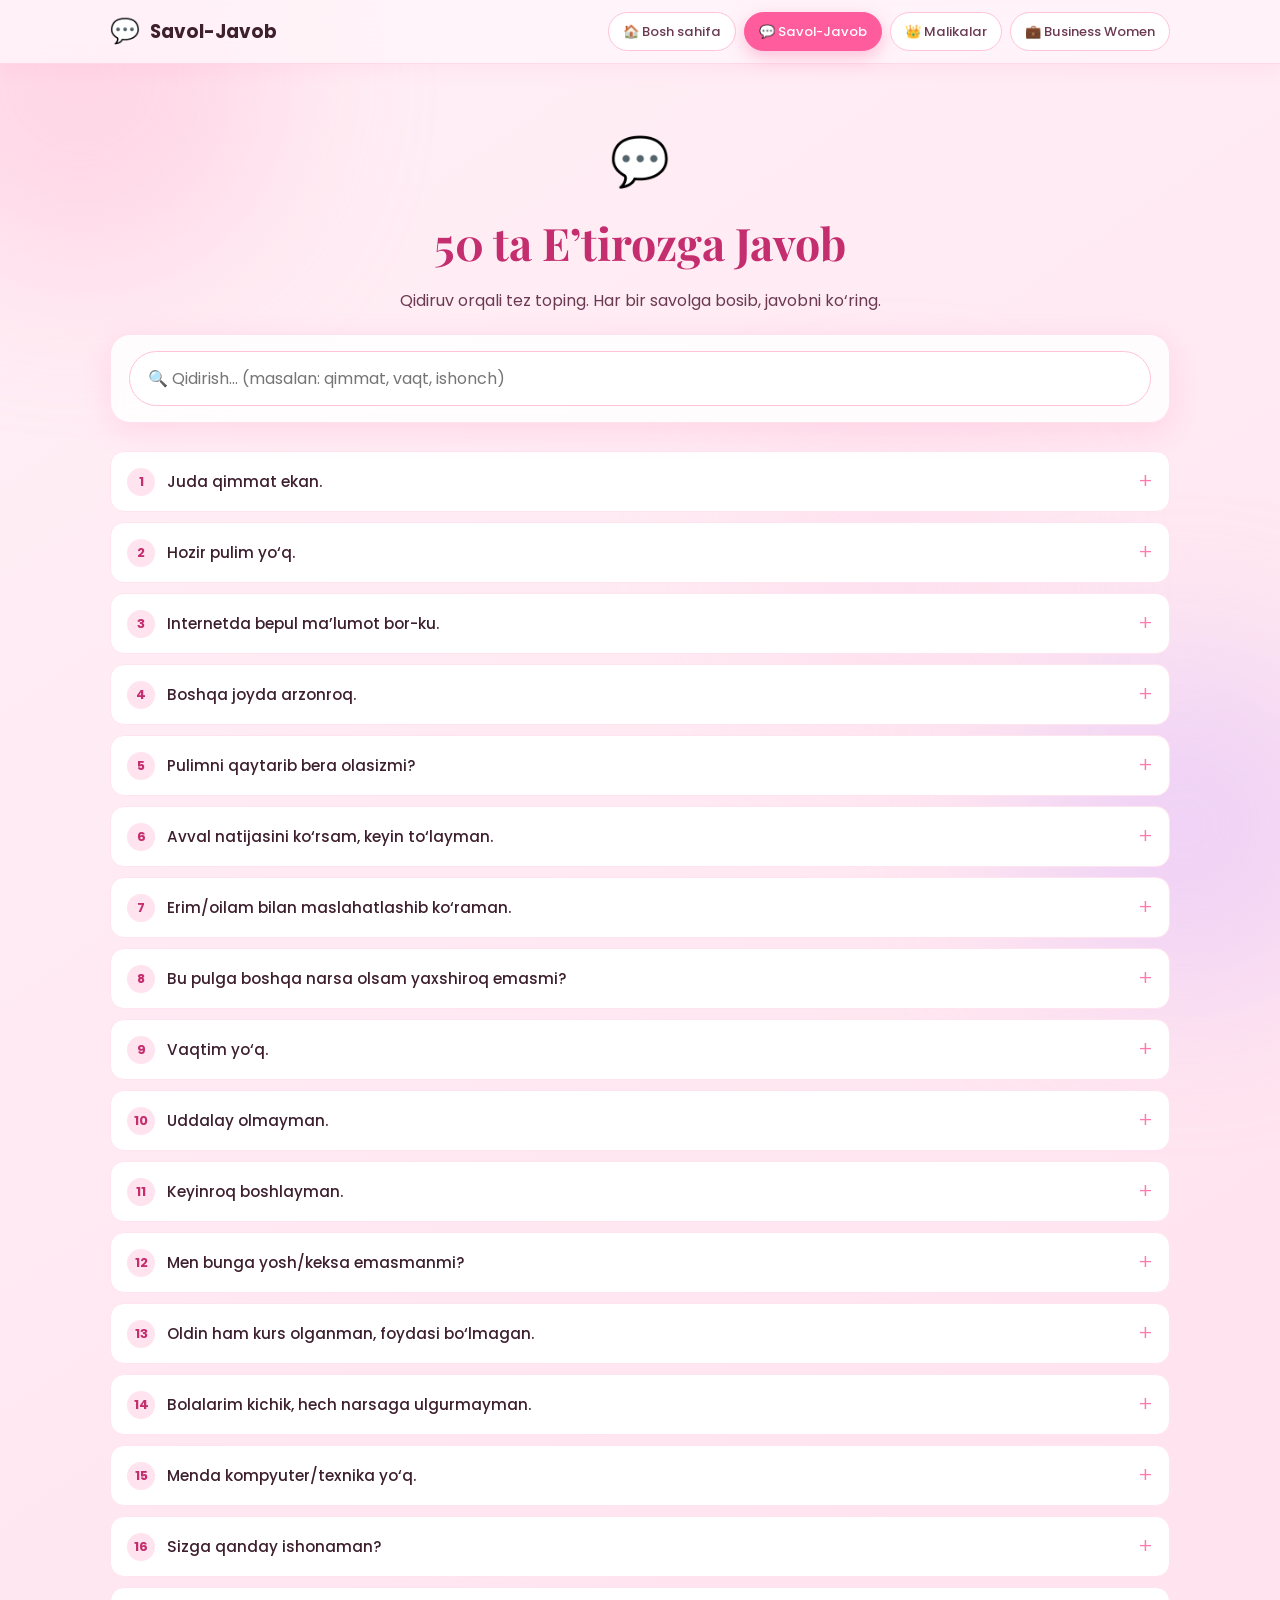
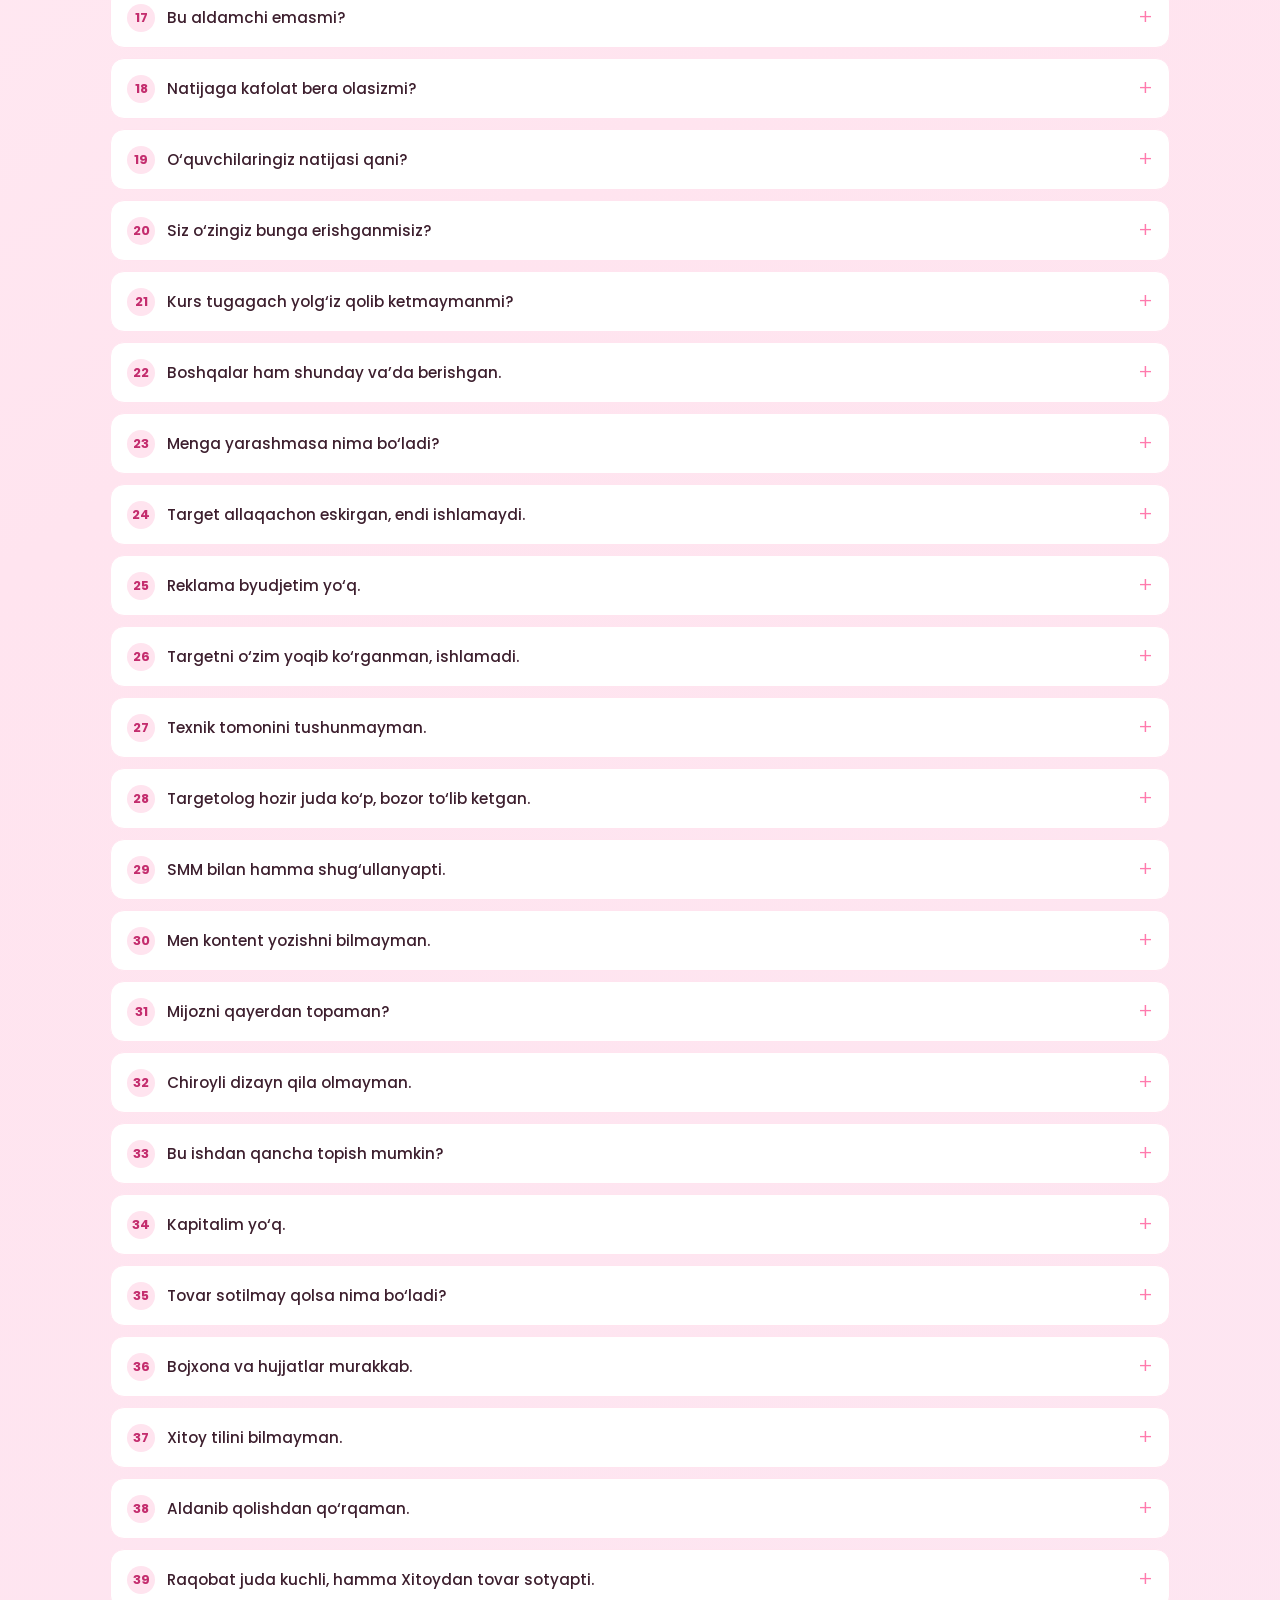
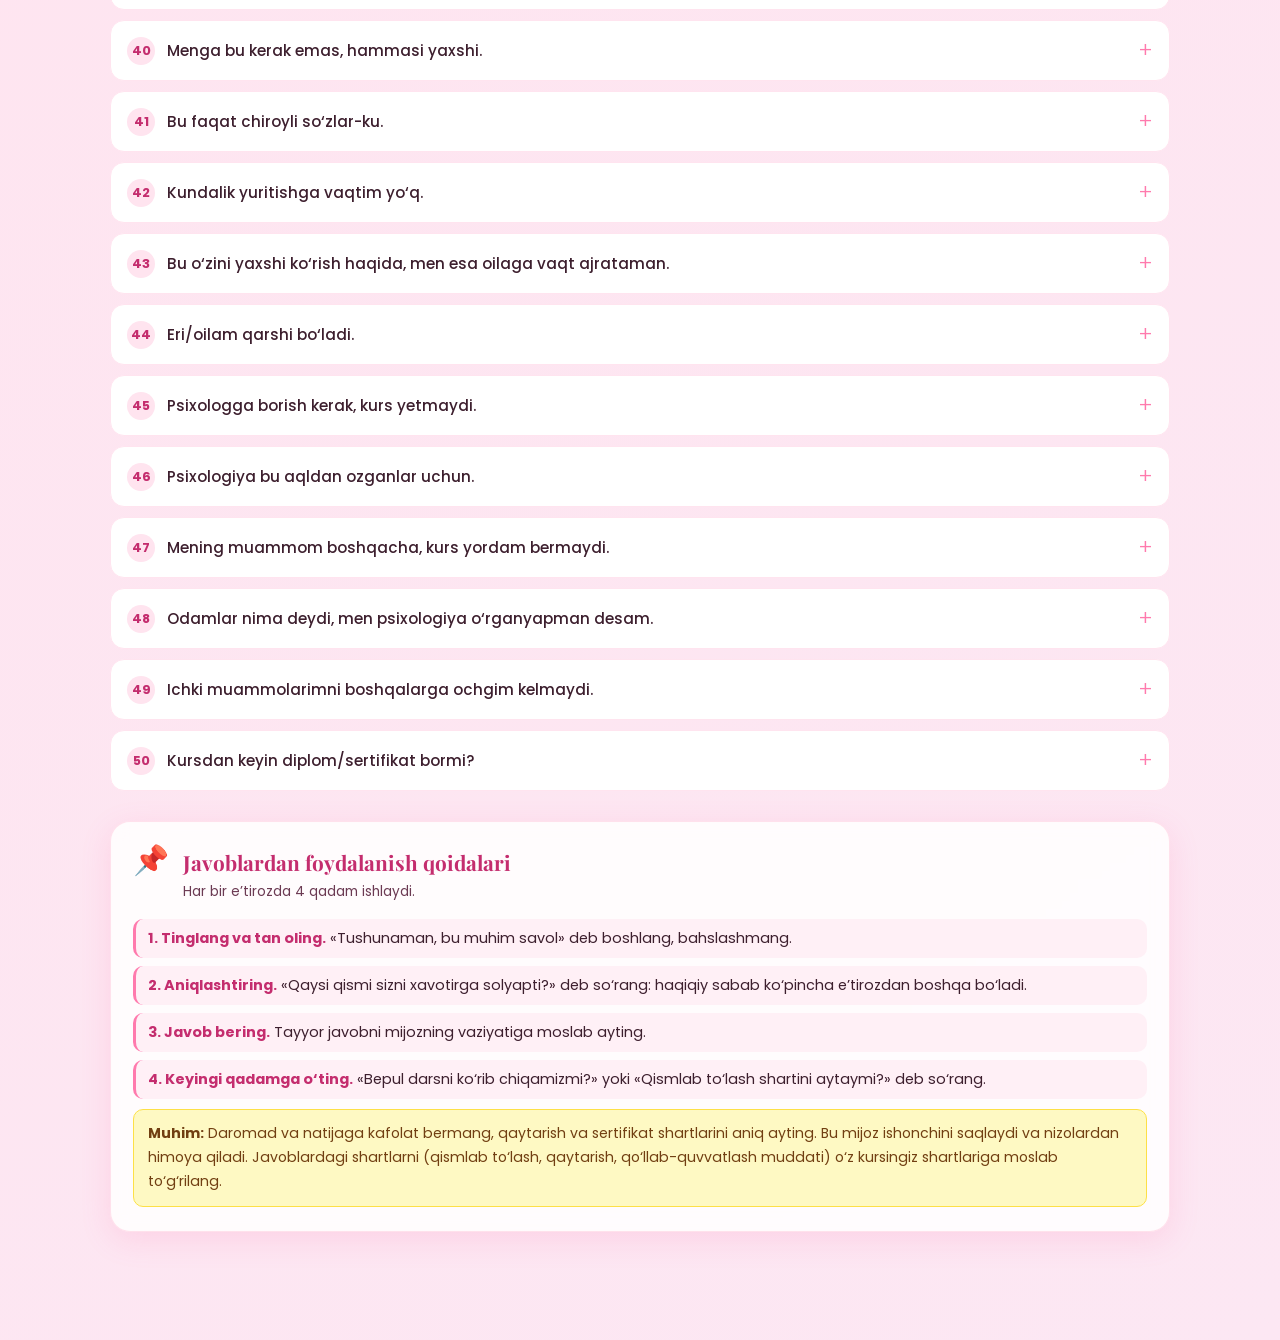
<file: savol-javob.html>
<!DOCTYPE html>
<html lang="uz">
<head>
<meta charset="UTF-8">
<meta name="viewport" content="width=device-width, initial-scale=1.0">
<title>50 ta E’tirozga Javob — Sotuv Skripti</title>
<link rel="preconnect" href="https://fonts.googleapis.com">
<link rel="preconnect" href="https://fonts.gstatic.com" crossorigin>
<link href="https://fonts.googleapis.com/css2?family=Poppins:wght@300;400;500;600;700&family=Playfair+Display:wght@600;700&display=swap" rel="stylesheet">
<link rel="stylesheet" href="style.css">
</head>
<body>

<div class="blob b1"></div>
<div class="blob b2"></div>
<div class="blob b3"></div>

<header class="topbar">
  <div class="topbar-inner">
    <a href="index.html" class="brand">
      <span class="brand-icon">💬</span>
      <span class="brand-text">Savol-Javob</span>
    </a>
    <nav class="quicknav">
      <a href="index.html" class="qbtn">🏠 Bosh sahifa</a>
      <a href="savol-javob.html" class="qbtn active">💬 Savol-Javob</a>
      <a href="malikalar.html" class="qbtn">👑 Malikalar</a>
      <a href="business.html" class="qbtn">💼 Business Women</a>
    </nav>
  </div>
</header>

<main class="wrap">

  <section class="hero">
    <div class="hero-emoji">💬</div>
    <h1>50 ta E’tirozga Javob</h1>
    <p class="hero-sub">Qidiruv orqali tez toping. Har bir savolga bosib, javobni ko‘ring.</p>
  </section>

  <!-- SEARCH -->
  <div class="panel" style="padding:16px 18px;">
    <input type="text" id="searchInput" placeholder="🔍 Qidirish... (masalan: qimmat, vaqt, ishonch)" style="width:100%; padding:14px 18px; border-radius:999px; border:1.5px solid var(--pink-200); font-family:inherit; font-size:1rem; outline:none; background:#fff; color:var(--text-dark);">
  </div>

  <!-- ACCORDION LIST -->
  <div id="qaList">

    <!-- 1 -->
    <div class="acc">
      <button class="acc-head"><span class="acc-num">1</span><span class="acc-q">Juda qimmat ekan.</span><span class="acc-icon">+</span></button>
      <div class="acc-body"><div class="acc-body-inner"><div class="line me"><b>Javob:</b> «Tushunaman, bu yaxshi savol. Keling, kurs sizga nima beradi va u bilan taqqoslab ko‘raylik: bir yilda shu bilimsiz yo‘qotadigan vaqt va pulingiz qancha? Kurs narxi shu bilan solishtirganda qanday ko‘rinadi?»</div></div></div>
    </div>

    <!-- 2 -->
    <div class="acc">
      <button class="acc-head"><span class="acc-num">2</span><span class="acc-q">Hozir pulim yo‘q.</span><span class="acc-icon">+</span></button>
      <div class="acc-body"><div class="acc-body-inner"><div class="line me"><b>Javob:</b> «Tushunaman. Pul bo‘lganda ham qaror muhim, shuning uchun aytayin: qismlab to‘lash imkoniyati bor. Boshlang‘ich to‘lovni qancha qilsangiz qulay bo‘ladi?»</div></div></div>
    </div>

    <!-- 3 -->
    <div class="acc">
      <button class="acc-head"><span class="acc-num">3</span><span class="acc-q">Internetda bepul ma’lumot bor-ku.</span><span class="acc-icon">+</span></button>
      <div class="acc-body"><div class="acc-body-inner"><div class="line me"><b>Javob:</b> «To‘g‘ri, ma’lumot bor. Lekin u tartibsiz va to‘liq emas. Kursda siz tayyor tizim, amaliy topshiriq va savolingizga javob oladigan odamni olasiz. Bu sizning vaqtingizni tejaydi.»</div></div></div>
    </div>

    <!-- 4 -->
    <div class="acc">
      <button class="acc-head"><span class="acc-num">4</span><span class="acc-q">Boshqa joyda arzonroq.</span><span class="acc-icon">+</span></button>
      <div class="acc-body"><div class="acc-body-inner"><div class="line me"><b>Javob:</b> «Arzon kursni ko‘rishingiz mumkin, bu to‘g‘ri. Narxdan tashqari nimalarni solishtirish kerak: o‘qituvchi tajribasi, amaliy topshiriqlar, qo‘llab-quvvatlash. Biz bergan narsani ular beradimi?»</div></div></div>
    </div>

    <!-- 5 -->
    <div class="acc">
      <button class="acc-head"><span class="acc-num">5</span><span class="acc-q">Pulimni qaytarib bera olasizmi?</span><span class="acc-icon">+</span></button>
      <div class="acc-body"><div class="acc-body-inner"><div class="line me"><b>Javob:</b> «Kurs boshlanishida shartlarimizni aniq aytib beraman: qaytarish bor yoki yo‘qligi, qaysi muddatgacha. Siz qaror qilishdan oldin hamma narsa tushunarli bo‘lishi kerak.»</div></div></div>
    </div>

    <!-- 6 -->
    <div class="acc">
      <button class="acc-head"><span class="acc-num">6</span><span class="acc-q">Avval natijasini ko‘rsam, keyin to‘layman.</span><span class="acc-icon">+</span></button>
      <div class="acc-body"><div class="acc-body-inner"><div class="line me"><b>Javob:</b> «Tushunaman. Natijani ko‘rsatish uchun sizga o‘quvchilarimizning real ishlari va bepul dars namunasini ko‘rsataman. To‘liq kurs esa to‘lovdan keyin ochiladi.»</div></div></div>
    </div>

    <!-- 7 -->
    <div class="acc">
      <button class="acc-head"><span class="acc-num">7</span><span class="acc-q">Erim/oilam bilan maslahatlashib ko‘raman.</span><span class="acc-icon">+</span></button>
      <div class="acc-body"><div class="acc-body-inner"><div class="line me"><b>Javob:</b> «Albatta, bu to‘g‘ri qaror. Maslahatlashishda qaysi savollar tug‘ilishi mumkin? Hozir birga javob topaylik, shunda ularga aniq ma’lumot aytasiz. Ertaga yana aloqaga chiqib, javobingizni so‘rasam bo‘ladimi?»</div></div></div>
    </div>

    <!-- 8 -->
    <div class="acc">
      <button class="acc-head"><span class="acc-num">8</span><span class="acc-q">Bu pulga boshqa narsa olsam yaxshiroq emasmi?</span><span class="acc-icon">+</span></button>
      <div class="acc-body"><div class="acc-body-inner"><div class="line me"><b>Javob:</b> «Bu pulni o‘zingizga qaytadigan bilimga sarflash ham, kerakli narsaga sarflash ham mumkin. Muhimi, bu bilim sizning maqsadingizga qancha yaqinlashtirishi. Maqsadingiz nima edi?»</div></div></div>
    </div>

    <!-- 9 -->
    <div class="acc">
      <button class="acc-head"><span class="acc-num">9</span><span class="acc-q">Vaqtim yo‘q.</span><span class="acc-icon">+</span></button>
      <div class="acc-body"><div class="acc-body-inner"><div class="line me"><b>Javob:</b> «Tushunaman, hozir hamma band. Dars yozuvda, o‘zingizga qulay vaqtda ko‘rasiz. Kuniga qancha vaqt ajrata olasiz: 30 daqiqami, 1 soatmi? Shunga mos reja tuzamiz.»</div></div></div>
    </div>

    <!-- 10 -->
    <div class="acc">
      <button class="acc-head"><span class="acc-num">10</span><span class="acc-q">Uddalay olmayman.</span><span class="acc-icon">+</span></button>
      <div class="acc-body"><div class="acc-body-inner"><div class="line me"><b>Javob:</b> «Bu qo‘rquv ko‘pchilikda bo‘ladi. Kurs noldan boshlaydiganlar uchun tuzilgan, qadamma-qadam boradi. Qaysi qismi sizni ko‘proq qo‘rqitayapti?»</div></div></div>
    </div>

    <!-- 11 -->
    <div class="acc">
      <button class="acc-head"><span class="acc-num">11</span><span class="acc-q">Keyinroq boshlayman.</span><span class="acc-icon">+</span></button>
      <div class="acc-body"><div class="acc-body-inner"><div class="line me"><b>Javob:</b> «“Keyinroq” ko‘pincha hech qachon bo‘lmaydi. Hozir boshlamasangiz, uch oydan keyin ham xuddi shu joyda turasiz. Boshlash uchun nima to‘sqinlik qilayapti?»</div></div></div>
    </div>

    <!-- 12 -->
    <div class="acc">
      <button class="acc-head"><span class="acc-num">12</span><span class="acc-q">Men bunga yosh/keksa emasmanmi?</span><span class="acc-icon">+</span></button>
      <div class="acc-body"><div class="acc-body-inner"><div class="line me"><b>Javob:</b> «Bu sohada yosh muhim emas, asosiy narsa o‘rganishga tayyorlik. Bizda turli yoshdagi o‘quvchilar bor. Sizning vaziyatingiz qanday?»</div></div></div>
    </div>

    <!-- 13 -->
    <div class="acc">
      <button class="acc-head"><span class="acc-num">13</span><span class="acc-q">Oldin ham kurs olganman, foydasi bo‘lmagan.</span><span class="acc-icon">+</span></button>
      <div class="acc-body"><div class="acc-body-inner"><div class="line me"><b>Javob:</b> «Afsus, bunday tajriba bo‘lgani yomon. Bu safar nima farq qilishi kerakligini tushunish uchun so‘rasam: oldingi kursda nima yetishmadi?»</div></div></div>
    </div>

    <!-- 14 -->
    <div class="acc">
      <button class="acc-head"><span class="acc-num">14</span><span class="acc-q">Bolalarim kichik, hech narsaga ulgurmayman.</span><span class="acc-icon">+</span></button>
      <div class="acc-body"><div class="acc-body-inner"><div class="line me"><b>Javob:</b> «Tushunaman, ona sifatida vaqt topish qiyin. Aynan shuning uchun darslar yozuvda va qisqa. Bola uxlaganda yoki band bo‘lganida 20–30 daqiqa ajrata olasizmi?»</div></div></div>
    </div>

    <!-- 15 -->
    <div class="acc">
      <button class="acc-head"><span class="acc-num">15</span><span class="acc-q">Menda kompyuter/texnika yo‘q.</span><span class="acc-icon">+</span></button>
      <div class="acc-body"><div class="acc-body-inner"><div class="line me"><b>Javob:</b> «Ko‘p darslarni telefonda ham ko‘rish mumkin. Qaysi qurilmangiz bor? Shunga qarab kursga qanday kirishni tushuntirib beraman.»</div></div></div>
    </div>

    <!-- 16 -->
    <div class="acc">
      <button class="acc-head"><span class="acc-num">16</span><span class="acc-q">Sizga qanday ishonaman?</span><span class="acc-icon">+</span></button>
      <div class="acc-body"><div class="acc-body-inner"><div class="line me"><b>Javob:</b> «Savolingiz o‘rinli. Ishonch uchun o‘quvchilarimizning real natijalari, o‘qituvchi tajribasini ko‘rsatishim yoki to‘g‘ridan-to‘g‘ri yopiq kanalga qo‘shib tanishtirishim mumkin. Qaysi birini ko‘rishni xohlaysiz?»</div></div></div>
    </div>

    <!-- 17 -->
    <div class="acc">
      <button class="acc-head"><span class="acc-num">17</span><span class="acc-q">Bu aldamchi emasmi?</span><span class="acc-icon">+</span></button>
      <div class="acc-body"><div class="acc-body-inner"><div class="line me"><b>Javob:</b> «Bunday xavotir tabiiy, internetda aldovchi kurslar ko‘p. Men sizga kurs mazmunini, o‘qituvchini va to‘lov shartlarini ochiq ko‘rsataman. Hammasini o‘z ko‘zingiz bilan tekshirib ko‘ring.»</div></div></div>
    </div>

    <!-- 18 -->
    <div class="acc">
      <button class="acc-head"><span class="acc-num">18</span><span class="acc-q">Natijaga kafolat bera olasizmi?</span><span class="acc-icon">+</span></button>
      <div class="acc-body"><div class="acc-body-inner"><div class="line me"><b>Javob:</b> «Natijaga to‘liq kafolat bera olmayman, chunki u sizning ishingizga ham bog‘liq. Lekin tizim, topshiriq va qo‘llab-quvvatlashni kafolatlayman. Ular bilan natija ehtimoli oshadi.»</div></div></div>
    </div>

    <!-- 19 -->
    <div class="acc">
      <button class="acc-head"><span class="acc-num">19</span><span class="acc-q">O‘quvchilaringiz natijasi qani?</span><span class="acc-icon">+</span></button>
      <div class="acc-body"><div class="acc-body-inner"><div class="line me"><b>Javob:</b> «Mana, ishlaringiz va fikrlar. Muhim eslatma: har kimning natijasi har xil, u vaqt va mehnatiga bog‘liq. Men sizga yutuqlar bilan birga jarayonni ham ko‘rsataman.»</div></div></div>
    </div>

    <!-- 20 -->
    <div class="acc">
      <button class="acc-head"><span class="acc-num">20</span><span class="acc-q">Siz o‘zingiz bunga erishganmisiz?</span><span class="acc-icon">+</span></button>
      <div class="acc-body"><div class="acc-body-inner"><div class="line me"><b>Javob:</b> «Ha, o‘z tajribamni aytaman: nima qilganman, qanday xato qilganman. O‘zimning real natijalarimni ham ko‘rsataman. Sizga qaysi tajriba muhimroq?»</div></div></div>
    </div>

    <!-- 21 -->
    <div class="acc">
      <button class="acc-head"><span class="acc-num">21</span><span class="acc-q">Kurs tugagach yolg‘iz qolib ketmaymanmi?</span><span class="acc-icon">+</span></button>
      <div class="acc-body"><div class="acc-body-inner"><div class="line me"><b>Javob:</b> «Yo‘q. Kursdan keyin ham guruhda savol berishingiz mumkin. Qo‘llab-quvvatlash muddati va shartini aniq aytib beraman.»</div></div></div>
    </div>

    <!-- 22 -->
    <div class="acc">
      <button class="acc-head"><span class="acc-num">22</span><span class="acc-q">Boshqalar ham shunday va’da berishgan.</span><span class="acc-icon">+</span></button>
      <div class="acc-body"><div class="acc-body-inner"><div class="line me"><b>Javob:</b> «Tushunaman, shuning uchun men va’da emas, shartlarni aytaman: nima o‘rgatamiz, qancha vaqt, qanday yordam beramiz. Siz hammasini yozma ko‘rasiz.»</div></div></div>
    </div>

    <!-- 23 -->
    <div class="acc">
      <button class="acc-head"><span class="acc-num">23</span><span class="acc-q">Menga yarashmasa nima bo‘ladi?</span><span class="acc-icon">+</span></button>
      <div class="acc-body"><div class="acc-body-inner"><div class="line me"><b>Javob:</b> «Shuning uchun avval bepul darsni ko‘ring va savol bering. Kursdan oldin hammasini tushunib olganingiz muhim. Qaytarish shartlari ham aniq aytiladi.»</div></div></div>
    </div>

    <!-- 24 -->
    <div class="acc">
      <button class="acc-head"><span class="acc-num">24</span><span class="acc-q">Target allaqachon eskirgan, endi ishlamaydi.</span><span class="acc-icon">+</span></button>
      <div class="acc-body"><div class="acc-body-inner"><div class="line me"><b>Javob:</b> «Platformalar o‘zgaradi, lekin reklama bilan mijoz topish ehtiyoji yo‘qolmagan. Kursda hozirgi talablarga mos usul o‘rgatiladi, shuning uchun u bugungi vaziyatga moslashgan.»</div></div></div>
    </div>

    <!-- 25 -->
    <div class="acc">
      <button class="acc-head"><span class="acc-num">25</span><span class="acc-q">Reklama byudjetim yo‘q.</span><span class="acc-icon">+</span></button>
      <div class="acc-body"><div class="acc-body-inner"><div class="line me"><b>Javob:</b> «Kichik byudjet bilan boshlash mumkin. Kursda kam byudjetda sinov qilish va pulni behuda sarflamaslikni o‘rgatamiz. Qancha ajrata olasiz?»</div></div></div>
    </div>

    <!-- 26 -->
    <div class="acc">
      <button class="acc-head"><span class="acc-num">26</span><span class="acc-q">Targetni o‘zim yoqib ko‘rganman, ishlamadi.</span><span class="acc-icon">+</span></button>
      <div class="acc-body"><div class="acc-body-inner"><div class="line me"><b>Javob:</b> «Bu juda ko‘p uchraydi. Odatda sababi auditoriya, taklif yoki rasmda bo‘ladi. Qanday yoqqaningizni aytsangiz, kursda aynan shu joyni ko‘rsataman.»</div></div></div>
    </div>

    <!-- 27 -->
    <div class="acc">
      <button class="acc-head"><span class="acc-num">27</span><span class="acc-q">Texnik tomonini tushunmayman.</span><span class="acc-icon">+</span></button>
      <div class="acc-body"><div class="acc-body-inner"><div class="line me"><b>Javob:</b> «Noldan boshlaydiganlar uchun dars bosqichma-bosqich va ekran orqali ko‘rsatiladi. Texnik narsalar birinchi darsdan murakkab emas.»</div></div></div>
    </div>

    <!-- 28 -->
    <div class="acc">
      <button class="acc-head"><span class="acc-num">28</span><span class="acc-q">Targetolog hozir juda ko‘p, bozor to‘lib ketgan.</span><span class="acc-icon">+</span></button>
      <div class="acc-body"><div class="acc-body-inner"><div class="line me"><b>Javob:</b> «Mutaxassis ko‘p, lekin yaxshi natija beradigani kam. Kursimiz amaliyotga yo‘naltirilgan, shuning uchun siz o‘zingizni ajratib ko‘rsata olasiz.»</div></div></div>
    </div>

    <!-- 29 -->
    <div class="acc">
      <button class="acc-head"><span class="acc-num">29</span><span class="acc-q">SMM bilan hamma shug‘ullanyapti.</span><span class="acc-icon">+</span></button>
      <div class="acc-body"><div class="acc-body-inner"><div class="line me"><b>Javob:</b> «To‘g‘ri, ko‘pchilik. Lekin biznesga natija olib keladigan SMM mutaxassislari kam. Kursda strategiya va sotuvga yo‘naltirilgan kontent o‘rgatiladi.»</div></div></div>
    </div>

    <!-- 30 -->
    <div class="acc">
      <button class="acc-head"><span class="acc-num">30</span><span class="acc-q">Men kontent yozishni bilmayman.</span><span class="acc-icon">+</span></button>
      <div class="acc-body"><div class="acc-body-inner"><div class="line me"><b>Javob:</b> «Hech kim bundan boshlamaydi. Kursda g‘oya topish, shablon va rejalashtirish bor. Yozish mashq qilinsa, rivojlanadi.»</div></div></div>
    </div>

    <!-- 31 -->
    <div class="acc">
      <button class="acc-head"><span class="acc-num">31</span><span class="acc-q">Mijozni qayerdan topaman?</span><span class="acc-icon">+</span></button>
      <div class="acc-body"><div class="acc-body-inner"><div class="line me"><b>Javob:</b> «Kursda mijoz topish usullari ham ko‘rsatiladi: portfolio, tanishlar, ijtimoiy tarmoq. Dastlabki mijoz topish uchun aniq reja beramiz.»</div></div></div>
    </div>

    <!-- 32 -->
    <div class="acc">
      <button class="acc-head"><span class="acc-num">32</span><span class="acc-q">Chiroyli dizayn qila olmayman.</span><span class="acc-icon">+</span></button>
      <div class="acc-body"><div class="acc-body-inner"><div class="line me"><b>Javob:</b> «SMM faqat dizayn emas. Tayyor shablon va bepul vositalar bilan ham yaxshi ishlash mumkin. Dizaynni qadamma-qadam o‘rganasiz.»</div></div></div>
    </div>

    <!-- 33 -->
    <div class="acc">
      <button class="acc-head"><span class="acc-num">33</span><span class="acc-q">Bu ishdan qancha topish mumkin?</span><span class="acc-icon">+</span></button>
      <div class="acc-body"><div class="acc-body-inner"><div class="line me"><b>Javob:</b> «Daromad mijoz soni, tajriba va narxingizga bog‘liq. Aniq summa va’da qilmayman, lekin real narxlar va ish usullarini ko‘rsataman.»</div></div></div>
    </div>

    <!-- 34 -->
    <div class="acc">
      <button class="acc-head"><span class="acc-num">34</span><span class="acc-q">Kapitalim yo‘q.</span><span class="acc-icon">+</span></button>
      <div class="acc-body"><div class="acc-body-inner"><div class="line me"><b>Javob:</b> «Kichik partiya bilan boshlash mumkin. Kursda eng kam kapital bilan sinab ko‘rish, xavfni kamaytirish va qaysi tovarlardan boshlash kerakligi ko‘rsatiladi. Qancha ajrata olasiz?»</div></div></div>
    </div>

    <!-- 35 -->
    <div class="acc">
      <button class="acc-head"><span class="acc-num">35</span><span class="acc-q">Tovar sotilmay qolsa nima bo‘ladi?</span><span class="acc-icon">+</span></button>
      <div class="acc-body"><div class="acc-body-inner"><div class="line me"><b>Javob:</b> «Bu haqiqiy xavf, uni yashirmayman. Shuning uchun kursda avval talabni tekshirish, kichik sinov va tovar tanlash usuli o‘rgatiladi, katta partiyaga o‘tishdan oldin.»</div></div></div>
    </div>

    <!-- 36 -->
    <div class="acc">
      <button class="acc-head"><span class="acc-num">36</span><span class="acc-q">Bojxona va hujjatlar murakkab.</span><span class="acc-icon">+</span></button>
      <div class="acc-body"><div class="acc-body-inner"><div class="line me"><b>Javob:</b> «Dastlab shunday ko‘rinadi. Kursda yetkazish yo‘llari, hujjatlar va bojxona bosqichlari tushuntiriladi. Yangi qonun va tarif o‘zgarishi mumkin, shuning uchun aniqlashtirishni ham ko‘rsatamiz.»</div></div></div>
    </div>

    <!-- 37 -->
    <div class="acc">
      <button class="acc-head"><span class="acc-num">37</span><span class="acc-q">Xitoy tilini bilmayman.</span><span class="acc-icon">+</span></button>
      <div class="acc-body"><div class="acc-body-inner"><div class="line me"><b>Javob:</b> «Til shart emas. Kursda tarjimon, platformalar va yetkazib beruvchi bilan muloqot usullari ko‘rsatiladi.»</div></div></div>
    </div>

    <!-- 38 -->
    <div class="acc">
      <button class="acc-head"><span class="acc-num">38</span><span class="acc-q">Aldanib qolishdan qo‘rqaman.</span><span class="acc-icon">+</span></button>
      <div class="acc-body"><div class="acc-body-inner"><div class="line me"><b>Javob:</b> «Bu tabiiy xavotir. Kursda ishonchli yetkazib beruvchi tanlash, tekshirish va xavfsiz to‘lov usullari o‘rgatiladi.»</div></div></div>
    </div>

    <!-- 39 -->
    <div class="acc">
      <button class="acc-head"><span class="acc-num">39</span><span class="acc-q">Raqobat juda kuchli, hamma Xitoydan tovar sotyapti.</span><span class="acc-icon">+</span></button>
      <div class="acc-body"><div class="acc-body-inner"><div class="line me"><b>Javob:</b> «Raqobat bor, shuning uchun tovar tanlash va mijoz topish muhim. Kursda oddiy tovardan emas, o‘z ustunligingiz bo‘lgan yo‘nalishdan boshlashni ko‘rsatamiz.»</div></div></div>
    </div>

    <!-- 40 -->
    <div class="acc">
      <button class="acc-head"><span class="acc-num">40</span><span class="acc-q">Menga bu kerak emas, hammasi yaxshi.</span><span class="acc-icon">+</span></button>
      <div class="acc-body"><div class="acc-body-inner"><div class="line me"><b>Javob:</b> «Yaxshi, bu ajoyib. Kurs hozirgi holatingizni yana yaxshilash va o‘zingiz uchun vaqt ajratish haqida. Hayotingizning qaysi sohasini yaxshilagingiz kelardi?»</div></div></div>
    </div>

    <!-- 41 -->
    <div class="acc">
      <button class="acc-head"><span class="acc-num">41</span><span class="acc-q">Bu faqat chiroyli so‘zlar-ku.</span><span class="acc-icon">+</span></button>
      <div class="acc-body"><div class="acc-body-inner"><div class="line me"><b>Javob:</b> «Tushunaman. Kursda faqat nazariya emas, amaliy topshiriq, kundalik va aniq qadamlar bor. Bepul darsdan namuna ko‘rib, o‘zingiz baholay olasiz.»</div></div></div>
    </div>

    <!-- 42 -->
    <div class="acc">
      <button class="acc-head"><span class="acc-num">42</span><span class="acc-q">Kundalik yuritishga vaqtim yo‘q.</span><span class="acc-icon">+</span></button>
      <div class="acc-body"><div class="acc-body-inner"><div class="line me"><b>Javob:</b> «Kuniga 10–15 daqiqa kifoya. Kichik odat sifatida boshlanadi va kunlik tartibingizga moslashadi.»</div></div></div>
    </div>

    <!-- 43 -->
    <div class="acc">
      <button class="acc-head"><span class="acc-num">43</span><span class="acc-q">Bu o‘zini yaxshi ko‘rish haqida, men esa oilaga vaqt ajrataman.</span><span class="acc-icon">+</span></button>
      <div class="acc-body"><div class="acc-body-inner"><div class="line me"><b>Javob:</b> «O‘zingizga e’tibor berish oilani chetga surish degani emas. Ona va xotin yaxshi holatda bo‘lsa, oilaga ham ko‘proq beradi. Kurs shu muvozanat haqida.»</div></div></div>
    </div>

    <!-- 44 -->
    <div class="acc">
      <button class="acc-head"><span class="acc-num">44</span><span class="acc-q">Eri/oilam qarshi bo‘ladi.</span><span class="acc-icon">+</span></button>
      <div class="acc-body"><div class="acc-body-inner"><div class="line me"><b>Javob:</b> «Tushunaman. Kurs oilaga qarshi emas, aksincha muvozanatga yordam beradi. Eringizga nimani tushuntirmoqchi bo‘lsangiz, birga so‘zlarni topamiz.»</div></div></div>
    </div>

    <!-- 45 -->
    <div class="acc">
      <button class="acc-head"><span class="acc-num">45</span><span class="acc-q">Psixologga borish kerak, kurs yetmaydi.</span><span class="acc-icon">+</span></button>
      <div class="acc-body"><div class="acc-body-inner"><div class="line me"><b>Javob:</b> «To‘g‘ri, og‘ir holatlarda mutaxassis kerak va kurs uni almashtirmaydi. Kurs ta’lim va o‘z-o‘zini anglash uchun, boshlang‘ich asos beradi.»</div></div></div>
    </div>

    <!-- 46 -->
    <div class="acc">
      <button class="acc-head"><span class="acc-num">46</span><span class="acc-q">Psixologiya bu aqldan ozganlar uchun.</span><span class="acc-icon">+</span></button>
      <div class="acc-body"><div class="acc-body-inner"><div class="line me"><b>Javob:</b> «Yo‘q, psixologiya sog‘lom odamlar uchun ham: stress, muloqot, o‘zini tushunish. Kurs shu kundalik masalalarga qaratilgan.»</div></div></div>
    </div>

    <!-- 47 -->
    <div class="acc">
      <button class="acc-head"><span class="acc-num">47</span><span class="acc-q">Mening muammom boshqacha, kurs yordam bermaydi.</span><span class="acc-icon">+</span></button>
      <div class="acc-body"><div class="acc-body-inner"><div class="line me"><b>Javob:</b> «Muammoingiz alohida bo‘lishi mumkin. Qisqacha ayting, kurs qaysi qismi sizga mos kelishini halol aytaman. Mos bo‘lmasa, buni ham ochiq aytaman.»</div></div></div>
    </div>

    <!-- 48 -->
    <div class="acc">
      <button class="acc-head"><span class="acc-num">48</span><span class="acc-q">Odamlar nima deydi, men psixologiya o‘rganyapman desam.</span><span class="acc-icon">+</span></button>
      <div class="acc-body"><div class="acc-body-inner"><div class="line me"><b>Javob:</b> «Bugun o‘z ruhiy salomatligiga e’tibor berish ko‘pchilik uchun odat bo‘lib bormoqda. Kursda ishtirok etishingiz shaxsiy, hech kimga ma’lum qilish shart emas.»</div></div></div>
    </div>

    <!-- 49 -->
    <div class="acc">
      <button class="acc-head"><span class="acc-num">49</span><span class="acc-q">Ichki muammolarimni boshqalarga ochgim kelmaydi.</span><span class="acc-icon">+</span></button>
      <div class="acc-body"><div class="acc-body-inner"><div class="line me"><b>Javob:</b> «Tushunaman. Kursda o‘zingiz xohlagan darajada ishtirok etasiz, majburlash yo‘q. Yozma topshiriqlar faqat o‘zingiz uchun.»</div></div></div>
    </div>

    <!-- 50 -->
    <div class="acc">
      <button class="acc-head"><span class="acc-num">50</span><span class="acc-q">Kursdan keyin diplom/sertifikat bormi?</span><span class="acc-icon">+</span></button>
      <div class="acc-body"><div class="acc-body-inner"><div class="line me"><b>Javob:</b> «Aniq javob bering: sertifikat berilishi yoki berilmasligini va u nimani anglatishini ayting. Agar rasmiy diplom bo‘lmasa, uni yashirmang va kurs qimmatini bilim orqali tushuntiring.»</div></div></div>
    </div>

  </div>

  <!-- QOIDALAR -->
  <div class="panel" style="margin-top:30px;">
    <div class="panel-head">
      <span class="panel-ico">📌</span>
      <div>
        <h2>Javoblardan foydalanish qoidalari</h2>
        <p class="panel-sub">Har bir e’tirozda 4 qadam ishlaydi.</p>
      </div>
    </div>
    <div class="line me"><b>1. Tinglang va tan oling.</b> «Tushunaman, bu muhim savol» deb boshlang, bahslashmang.</div>
    <div class="line me"><b>2. Aniqlashtiring.</b> «Qaysi qismi sizni xavotirga solyapti?» deb so‘rang: haqiqiy sabab ko‘pincha e’tirozdan boshqa bo‘ladi.</div>
    <div class="line me"><b>3. Javob bering.</b> Tayyor javobni mijozning vaziyatiga moslab ayting.</div>
    <div class="line me"><b>4. Keyingi qadamga o‘ting.</b> «Bepul darsni ko‘rib chiqamizmi?» yoki «Qismlab to‘lash shartini aytaymi?» deb so‘rang.</div>
    <div class="note"><b>Muhim:</b> Daromad va natijaga kafolat bermang, qaytarish va sertifikat shartlarini aniq ayting. Bu mijoz ishonchini saqlaydi va nizolardan himoya qiladi. Javoblardagi shartlarni (qismlab to‘lash, qaytarish, qo‘llab-quvvatlash muddati) o‘z kursingiz shartlariga moslab to‘g‘rilang.</div>
  </div>

</main>

<script src="script.js"></script>
</body>
</html>
</file>
<file: style.css>
/* ===== GLOBAL ===== */
* {
  margin: 0;
  padding: 0;
  box-sizing: border-box;
}

:root {
  --pink-50: #fff5f9;
  --pink-100: #ffe4ef;
  --pink-200: #ffc2d9;
  --pink-300: #ff9ec4;
  --pink-400: #ff7aad;
  --pink-500: #ff5c9e;
  --pink-600: #e84388;
  --pink-700: #c42d6e;
  --purple-soft: #f3e8ff;
  --text-dark: #3d1f2e;
  --text-soft: #6b3a52;
  --shadow: 0 8px 30px rgba(255, 92, 158, 0.15);
  --radius: 20px;
  --radius-sm: 14px;
}

html {
  scroll-behavior: smooth;
}

body {
  font-family: 'Poppins', sans-serif;
  background: linear-gradient(145deg, #fff0f6 0%, #ffe4ef 40%, #fce7f3 100%);
  color: var(--text-dark);
  min-height: 100vh;
  position: relative;
  overflow-x: hidden;
  line-height: 1.6;
}

/* ===== BLOBS ===== */
.blob {
  position: fixed;
  border-radius: 50%;
  filter: blur(80px);
  opacity: 0.4;
  z-index: 0;
  pointer-events: none;
  animation: floatBlob 18s ease-in-out infinite alternate;
}
.b1 { width: 400px; height: 400px; background: #ffb3d1; top: -120px; left: -120px; }
.b2 { width: 350px; height: 350px; background: #d8b4fe; bottom: -100px; right: -80px; animation-delay: -6s; }
.b3 { width: 250px; height: 250px; background: #fbcfe8; top: 50%; left: 60%; animation-delay: -12s; }

@keyframes floatBlob {
  0% { transform: translate(0, 0) scale(1); }
  100% { transform: translate(30px, -30px) scale(1.15); }
}

/* ===== TOPBAR ===== */
.topbar {
  position: sticky;
  top: 0;
  z-index: 100;
  background: rgba(255, 245, 249, 0.85);
  backdrop-filter: blur(14px);
  -webkit-backdrop-filter: blur(14px);
  border-bottom: 1px solid rgba(255, 158, 196, 0.3);
  box-shadow: 0 4px 20px rgba(255, 92, 158, 0.08);
}

.topbar-inner {
  max-width: 1100px;
  margin: 0 auto;
  padding: 12px 20px;
  display: flex;
  align-items: center;
  justify-content: space-between;
  flex-wrap: wrap;
  gap: 10px;
}

.brand {
  display: flex;
  align-items: center;
  gap: 10px;
  text-decoration: none;
  color: var(--text-dark);
  font-weight: 700;
  font-size: 1.15rem;
}
.brand-icon { font-size: 1.5rem; animation: wiggle 3s ease-in-out infinite; }
@keyframes wiggle {
  0%, 100% { transform: rotate(0deg); }
  25% { transform: rotate(12deg); }
  75% { transform: rotate(-8deg); }
}

.quicknav {
  display: flex;
  gap: 8px;
  flex-wrap: wrap;
}

.qbtn {
  text-decoration: none;
  font-size: 0.82rem;
  font-weight: 500;
  padding: 8px 14px;
  border-radius: 999px;
  background: #fff;
  color: var(--text-soft);
  border: 1.5px solid var(--pink-200);
  transition: all 0.25s ease;
  white-space: nowrap;
}
.qbtn:hover {
  background: var(--pink-100);
  border-color: var(--pink-400);
  transform: translateY(-2px);
  box-shadow: 0 6px 16px rgba(255, 92, 158, 0.2);
}
.qbtn.active {
  background: var(--pink-500);
  color: #fff;
  border-color: var(--pink-500);
  box-shadow: 0 6px 18px rgba(255, 92, 158, 0.35);
}

/* ===== WRAP ===== */
.wrap {
  max-width: 1100px;
  margin: 0 auto;
  padding: 30px 20px 80px;
  position: relative;
  z-index: 1;
}

/* ===== HERO ===== */
.hero {
  text-align: center;
  padding: 30px 10px 20px;
}
.hero-emoji { font-size: 3rem; animation: pulse 2.5s ease-in-out infinite; display: inline-block; }
@keyframes pulse {
  0%, 100% { transform: scale(1); }
  50% { transform: scale(1.15); }
}
.hero h1 {
  font-family: 'Playfair Display', serif;
  font-size: clamp(2rem, 5vw, 2.8rem);
  color: var(--pink-700);
  margin: 6px 0 10px;
}
.hero-sub {
  color: var(--text-soft);
  font-size: 1rem;
  max-width: 600px;
  margin: 0 auto;
}

/* ===== COURSE CARDS ===== */
.course-grid {
  display: grid;
  grid-template-columns: repeat(auto-fit, minmax(300px, 1fr));
  gap: 24px;
  margin: 30px 0 40px;
}

.course-card {
  position: relative;
  display: block;
  text-decoration: none;
  color: var(--text-dark);
  background: #fff;
  border-radius: var(--radius);
  padding: 28px 24px 22px;
  box-shadow: var(--shadow);
  border: 2px solid transparent;
  transition: all 0.3s ease;
  overflow: hidden;
}
.course-card:hover {
  transform: translateY(-6px);
  box-shadow: 0 16px 45px rgba(255, 92, 158, 0.25);
}
.mc-malikalar { border-color: var(--pink-200); }
.mc-business { border-color: var(--pink-200); }
.mc-malikalar:hover { border-color: var(--pink-400); }
.mc-business:hover { border-color: var(--pink-400); }

.cc-glow {
  position: absolute;
  top: -50%; left: -50%;
  width: 200%; height: 200%;
  background: radial-gradient(circle at 30% 30%, rgba(255, 158, 196, 0.15), transparent 60%);
  opacity: 0;
  transition: opacity 0.4s;
  pointer-events: none;
}
.course-card:hover .cc-glow { opacity: 1; }

.cc-emoji { font-size: 2.4rem; margin-bottom: 6px; }
.course-card h2 {
  font-family: 'Playfair Display', serif;
  font-size: 1.5rem;
  color: var(--pink-700);
  margin-bottom: 6px;
}
.cc-desc {
  font-size: 0.88rem;
  color: var(--text-soft);
  margin-bottom: 14px;
  line-height: 1.5;
}
.cc-price {
  display: flex;
  align-items: center;
  gap: 10px;
  flex-wrap: wrap;
  margin-bottom: 16px;
}
.old {
  text-decoration: line-through;
  color: #b58aa5;
  font-size: 0.85rem;
}
.new {
  font-weight: 700;
  font-size: 1.2rem;
  color: var(--pink-600);
}
.badge {
  background: linear-gradient(135deg, #ff5c9e, #e84388);
  color: #fff;
  font-size: 0.7rem;
  font-weight: 600;
  padding: 4px 10px;
  border-radius: 999px;
}
.cc-btn {
  display: inline-block;
  font-weight: 600;
  font-size: 0.9rem;
  color: #fff;
  background: linear-gradient(135deg, var(--pink-400), var(--pink-600));
  padding: 10px 22px;
  border-radius: 999px;
  transition: all 0.25s;
  box-shadow: 0 6px 18px rgba(255, 92, 158, 0.3);
}
.cc-btn:hover {
  transform: scale(1.04);
  box-shadow: 0 8px 24px rgba(255, 92, 158, 0.5);
}

/* ===== PANEL ===== */
.panel {
  background: rgba(255, 255, 255, 0.85);
  backdrop-filter: blur(8px);
  border-radius: var(--radius);
  padding: 24px 22px;
  margin-bottom: 28px;
  box-shadow: var(--shadow);
  border: 1.5px solid rgba(255, 200, 220, 0.5);
}
.panel-head {
  display: flex;
  align-items: flex-start;
  gap: 14px;
  margin-bottom: 16px;
}
.panel-ico { font-size: 1.8rem; line-height: 1; }
.panel-head h2 {
  font-family: 'Playfair Display', serif;
  font-size: 1.3rem;
  color: var(--pink-700);
}
.panel-sub {
  font-size: 0.85rem;
  color: var(--text-soft);
  margin-top: 2px;
}

/* ===== ACCORDION ===== */
.acc {
  border-radius: var(--radius-sm);
  margin-bottom: 10px;
  background: #fff;
  border: 1.5px solid var(--pink-100);
  overflow: hidden;
  transition: border-color 0.25s;
}
.acc.open { border-color: var(--pink-300); }
.acc-head {
  width: 100%;
  display: flex;
  align-items: center;
  gap: 12px;
  padding: 14px 16px;
  background: none;
  border: none;
  cursor: pointer;
  font-family: inherit;
  font-size: 0.95rem;
  font-weight: 500;
  color: var(--text-dark);
  text-align: left;
  transition: background 0.2s;
}
.acc-head:hover { background: var(--pink-50); }
.acc-num {
  width: 28px; height: 28px;
  border-radius: 50%;
  background: var(--pink-100);
  color: var(--pink-700);
  font-weight: 700;
  font-size: 0.8rem;
  display: flex;
  align-items: center;
  justify-content: center;
  flex-shrink: 0;
}
.acc-q { flex: 1; }
.acc-icon {
  font-size: 1.3rem;
  color: var(--pink-400);
  transition: transform 0.3s;
  font-weight: 300;
}
.acc.open .acc-icon { transform: rotate(45deg); }
.acc-body {
  max-height: 0;
  overflow: hidden;
  transition: max-height 0.4s ease;
}
.acc-body-inner {
  padding: 0 16px 16px 56px;
}
.line {
  padding: 8px 12px;
  border-radius: 10px;
  margin-bottom: 8px;
  font-size: 0.9rem;
  line-height: 1.6;
}
.line.me {
  background: #fff0f6;
  border-left: 3px solid var(--pink-400);
}
.line.them {
  background: #f3e8ff;
  border-left: 3px solid #a855f7;
}
.line b { color: var(--pink-700); }
.note {
  background: #fef9c3;
  border: 1px solid #fde047;
  border-radius: 10px;
  padding: 12px 14px;
  font-size: 0.88rem;
  color: #713f12;
  margin-top: 10px;
  line-height: 1.7;
}
.note a { color: var(--pink-600); font-weight: 600; }
.q-item {
  background: #fff5f9;
  border-radius: 8px;
  padding: 8px 12px;
  margin-bottom: 6px;
  font-size: 0.9rem;
}

/* ===== QUICK GRID ===== */
.quick-grid {
  display: grid;
  grid-template-columns: repeat(auto-fit, minmax(180px, 1fr));
  gap: 14px;
}
.quick-card {
  display: flex;
  flex-direction: column;
  gap: 4px;
  padding: 16px;
  border-radius: var(--radius-sm);
  background: #fff;
  border: 1.5px solid var(--pink-100);
  text-decoration: none;
  color: var(--text-dark);
  transition: all 0.25s;
}
.quick-card:hover {
  border-color: var(--pink-400);
  transform: translateY(-4px);
  box-shadow: 0 8px 24px rgba(255, 92, 158, 0.18);
}
.qc-ico { font-size: 1.6rem; }
.quick-card b { font-size: 0.92rem; color: var(--pink-700); }
.quick-card small { font-size: 0.78rem; color: var(--text-soft); }

/* ===== FOOT ===== */
.foot {
  text-align: center;
  color: var(--text-soft);
  font-size: 0.85rem;
  padding: 30px 0 10px;
}

/* ===== RESPONSIVE ===== */
@media (max-width: 600px) {
  .topbar-inner { flex-direction: column; align-items: stretch; }
  .quicknav { justify-content: center; }
  .qbtn { font-size: 0.75rem; padding: 6px 10px; }
  .course-card { padding: 22px 18px; }
  .acc-body-inner { padding-left: 16px; }
}
</file>
